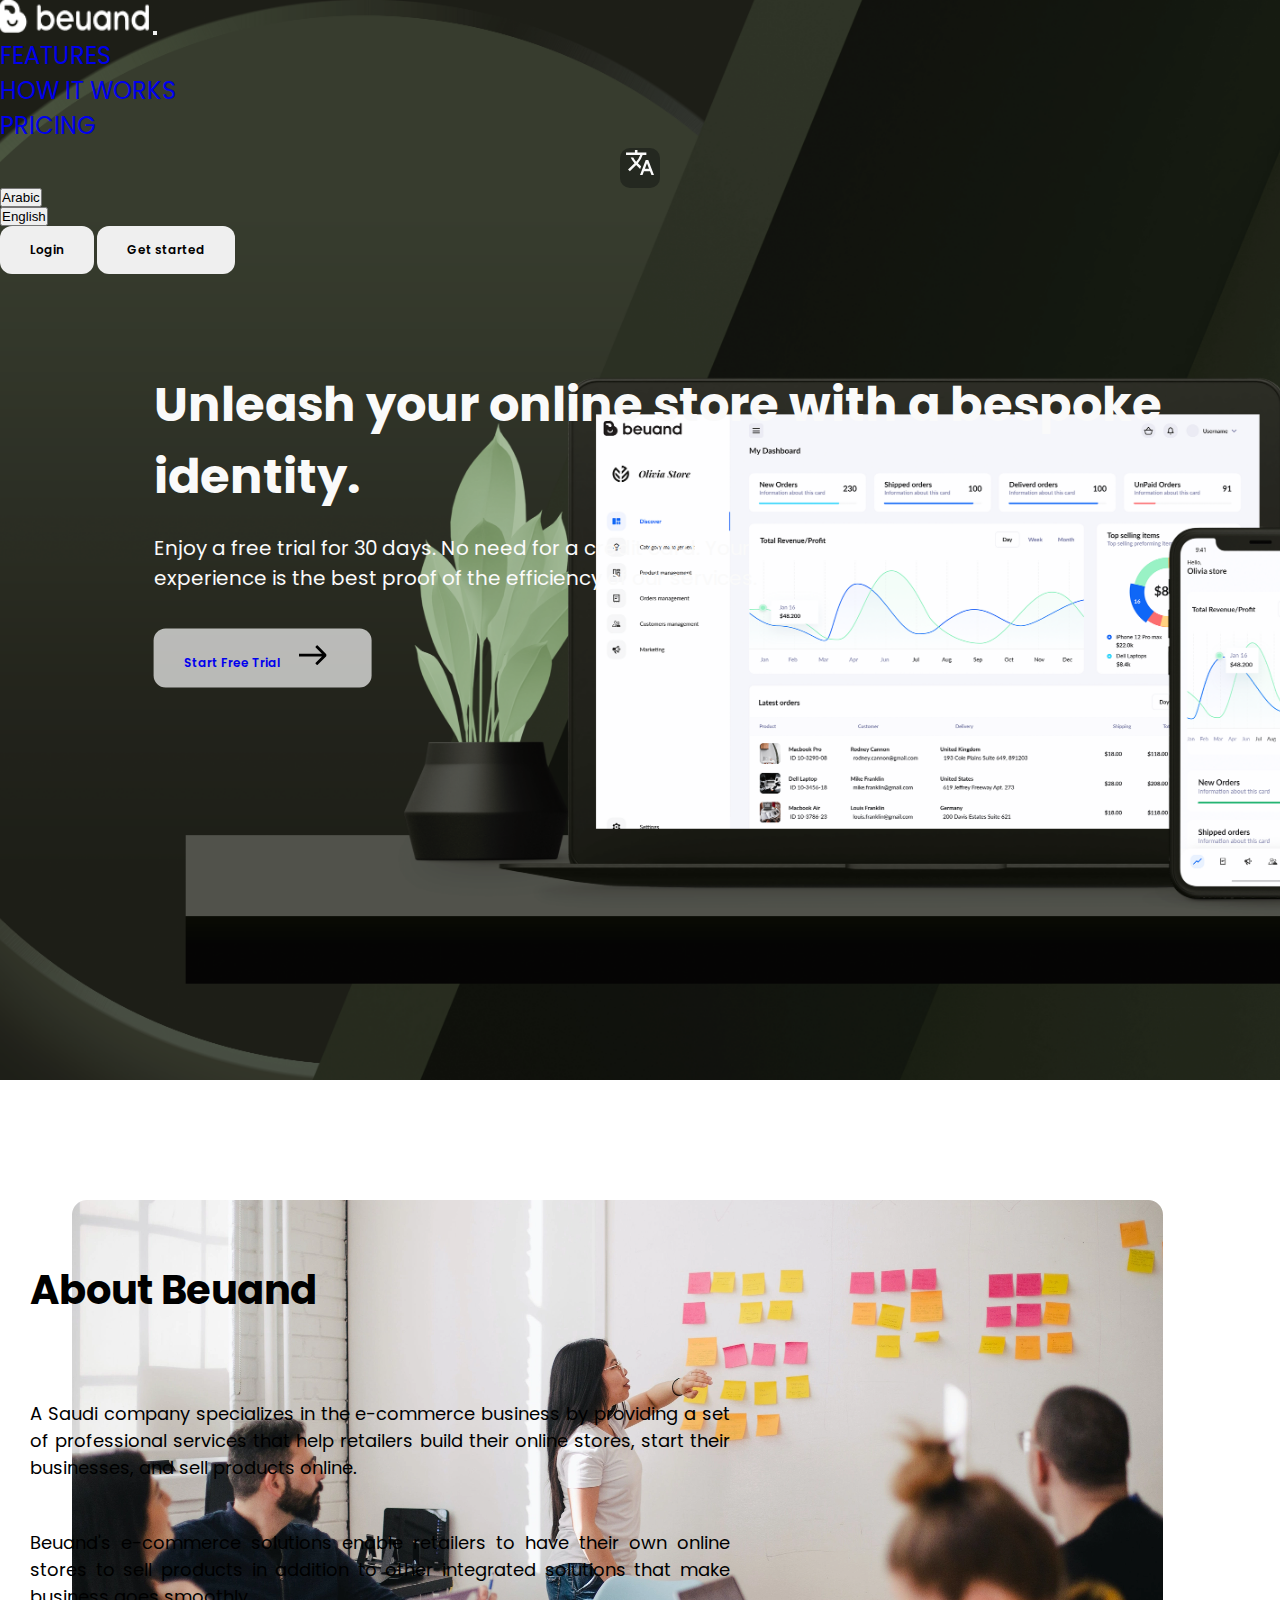
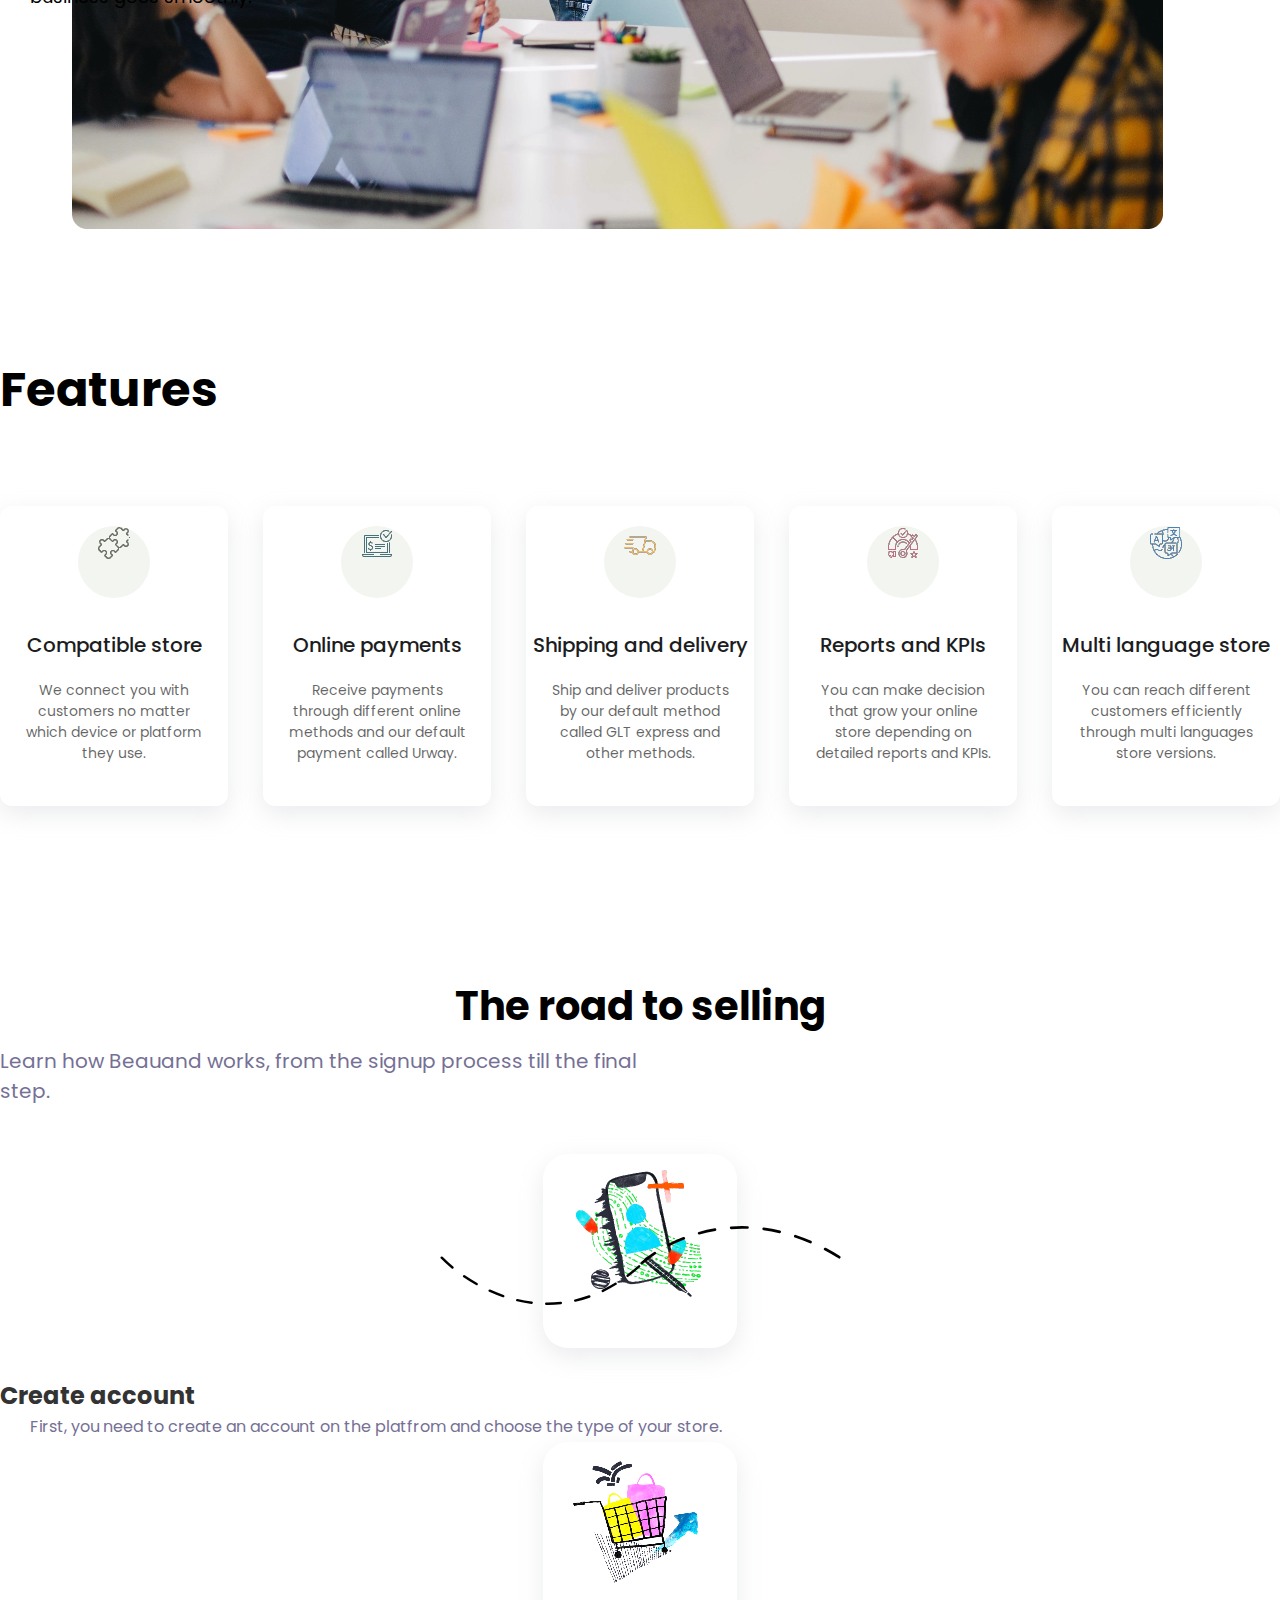
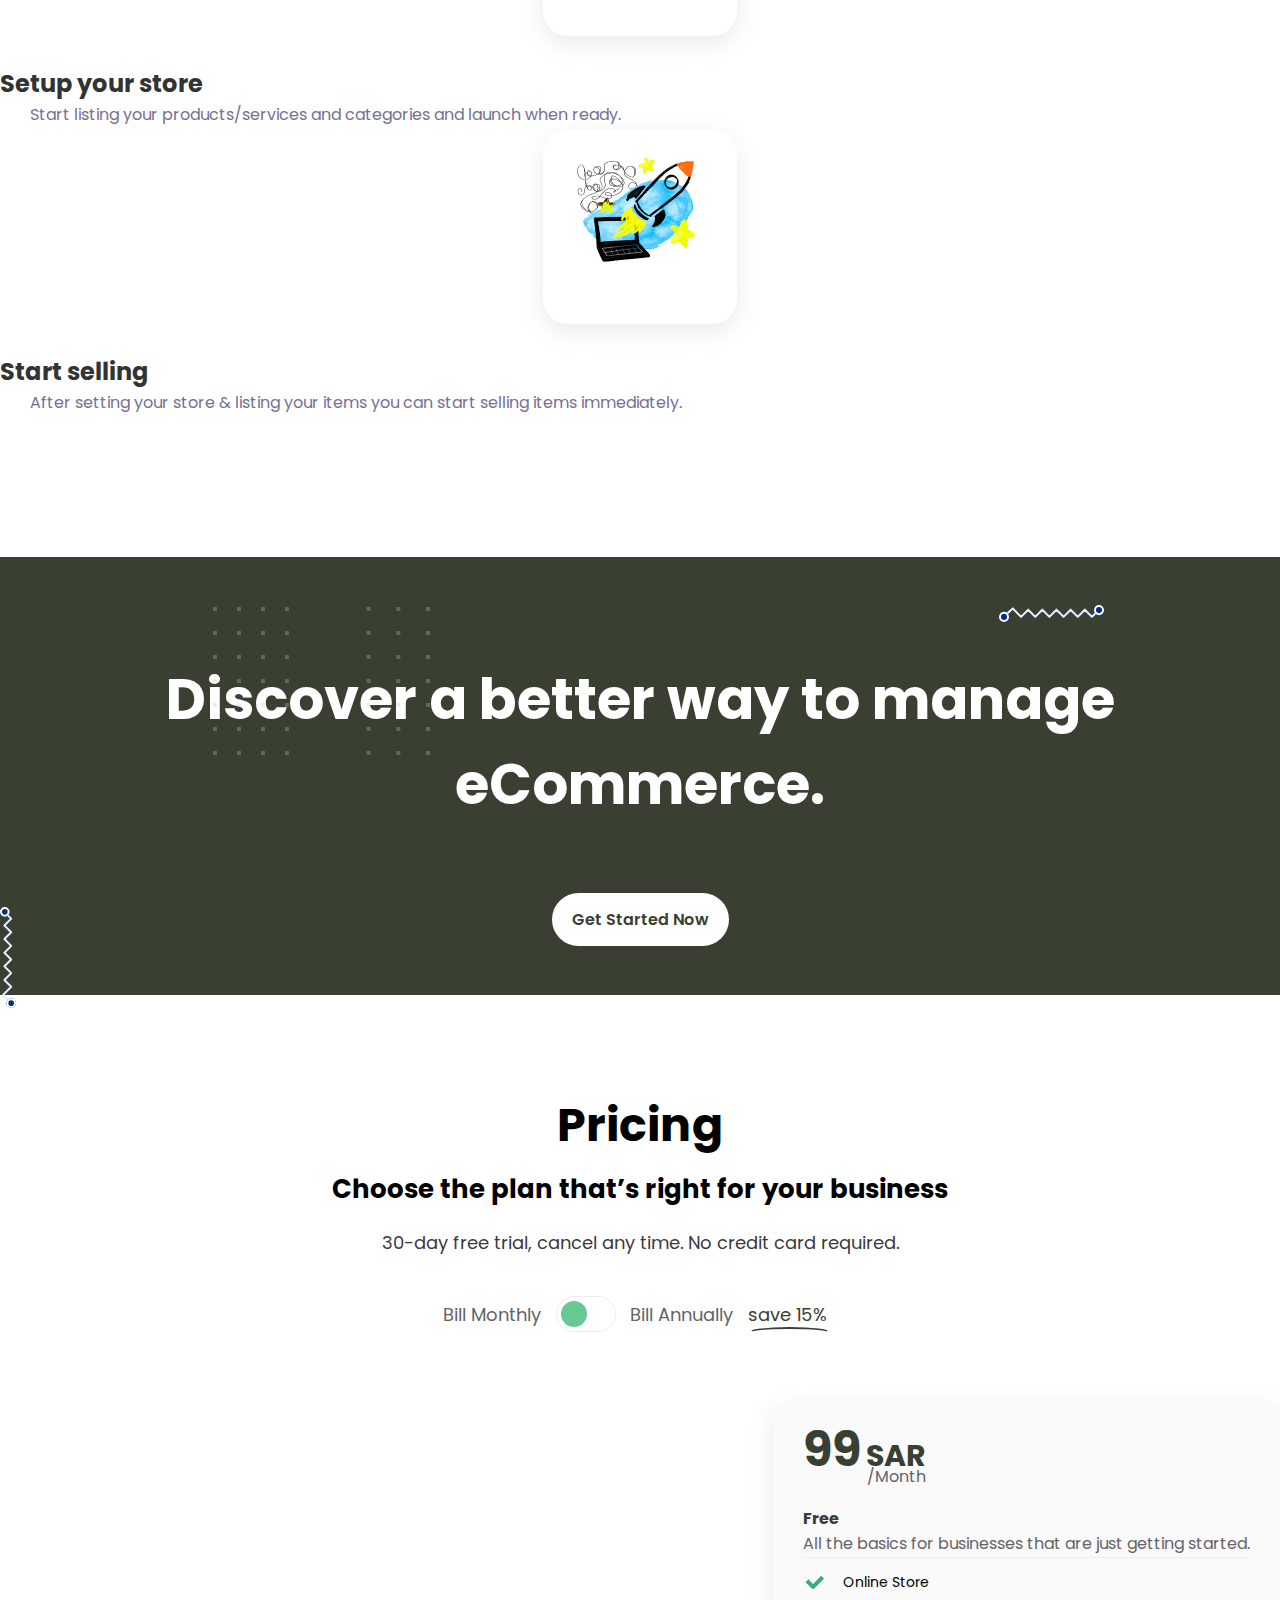
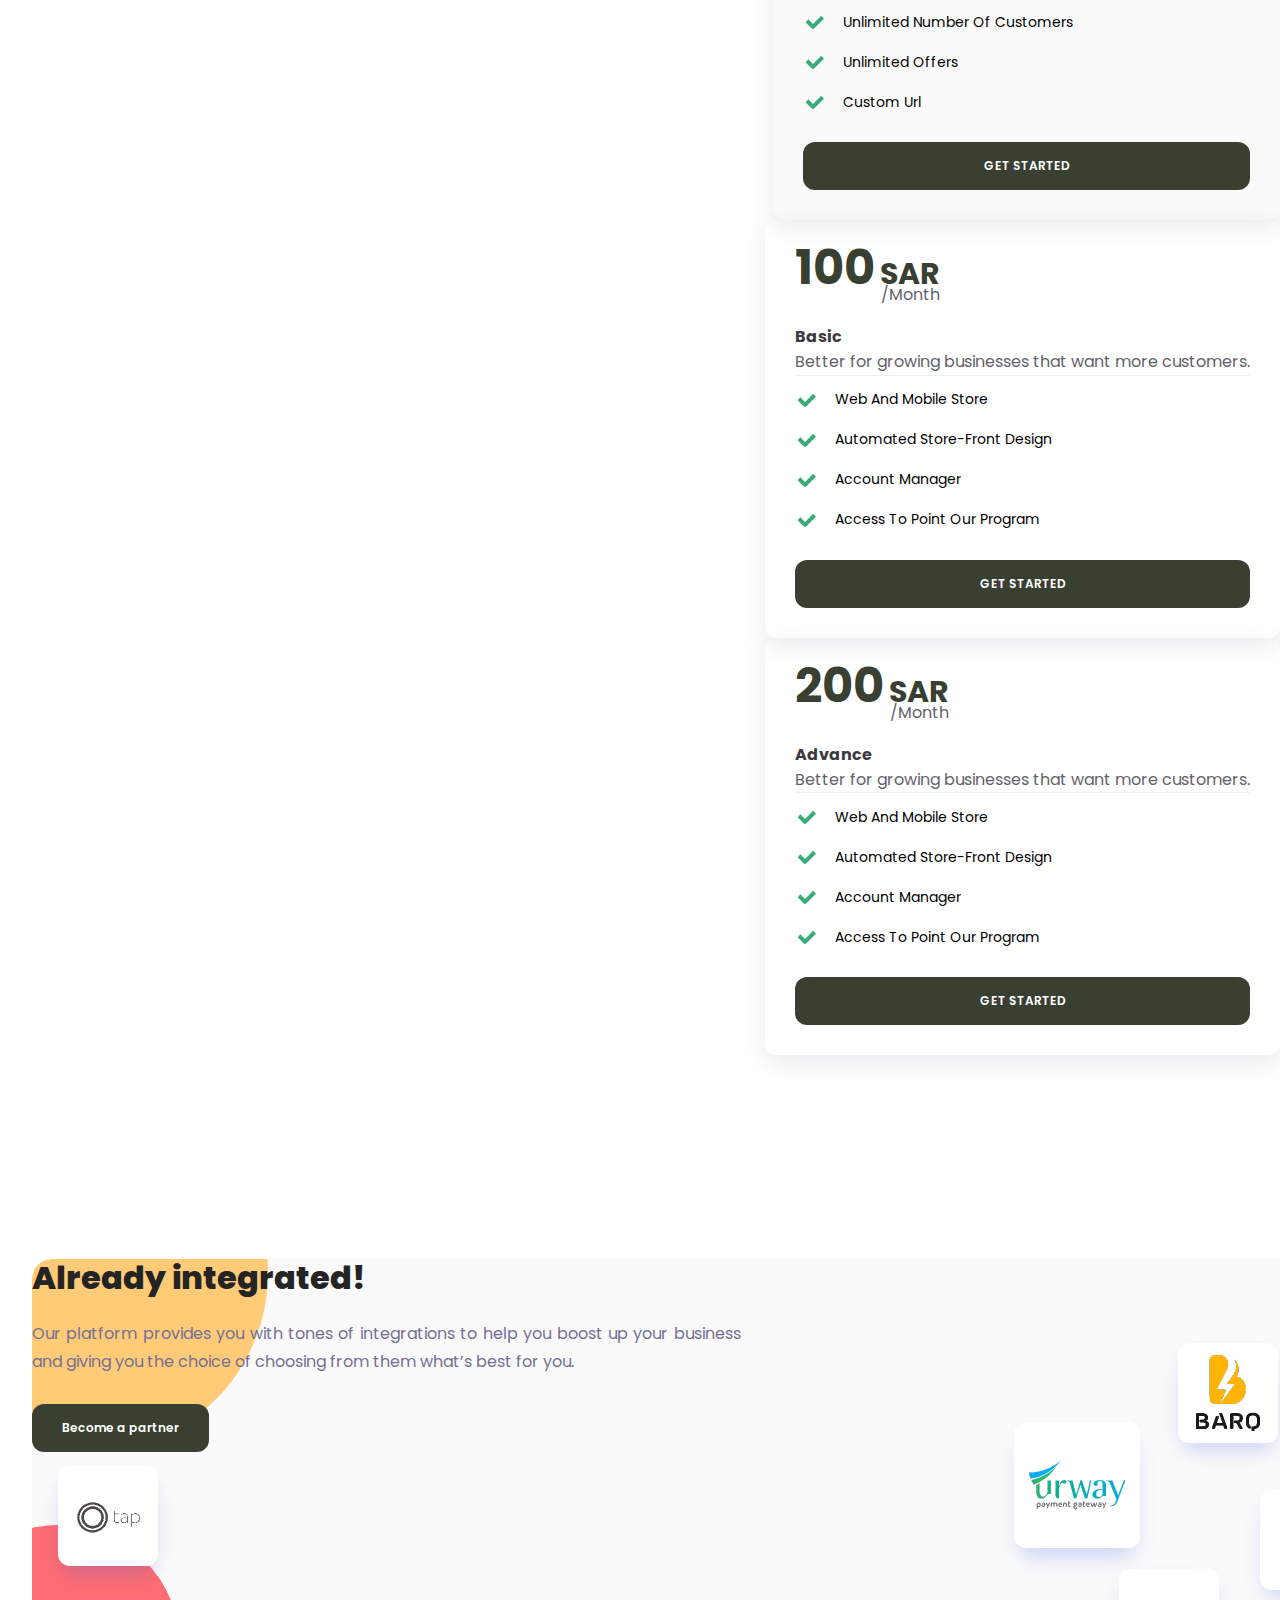
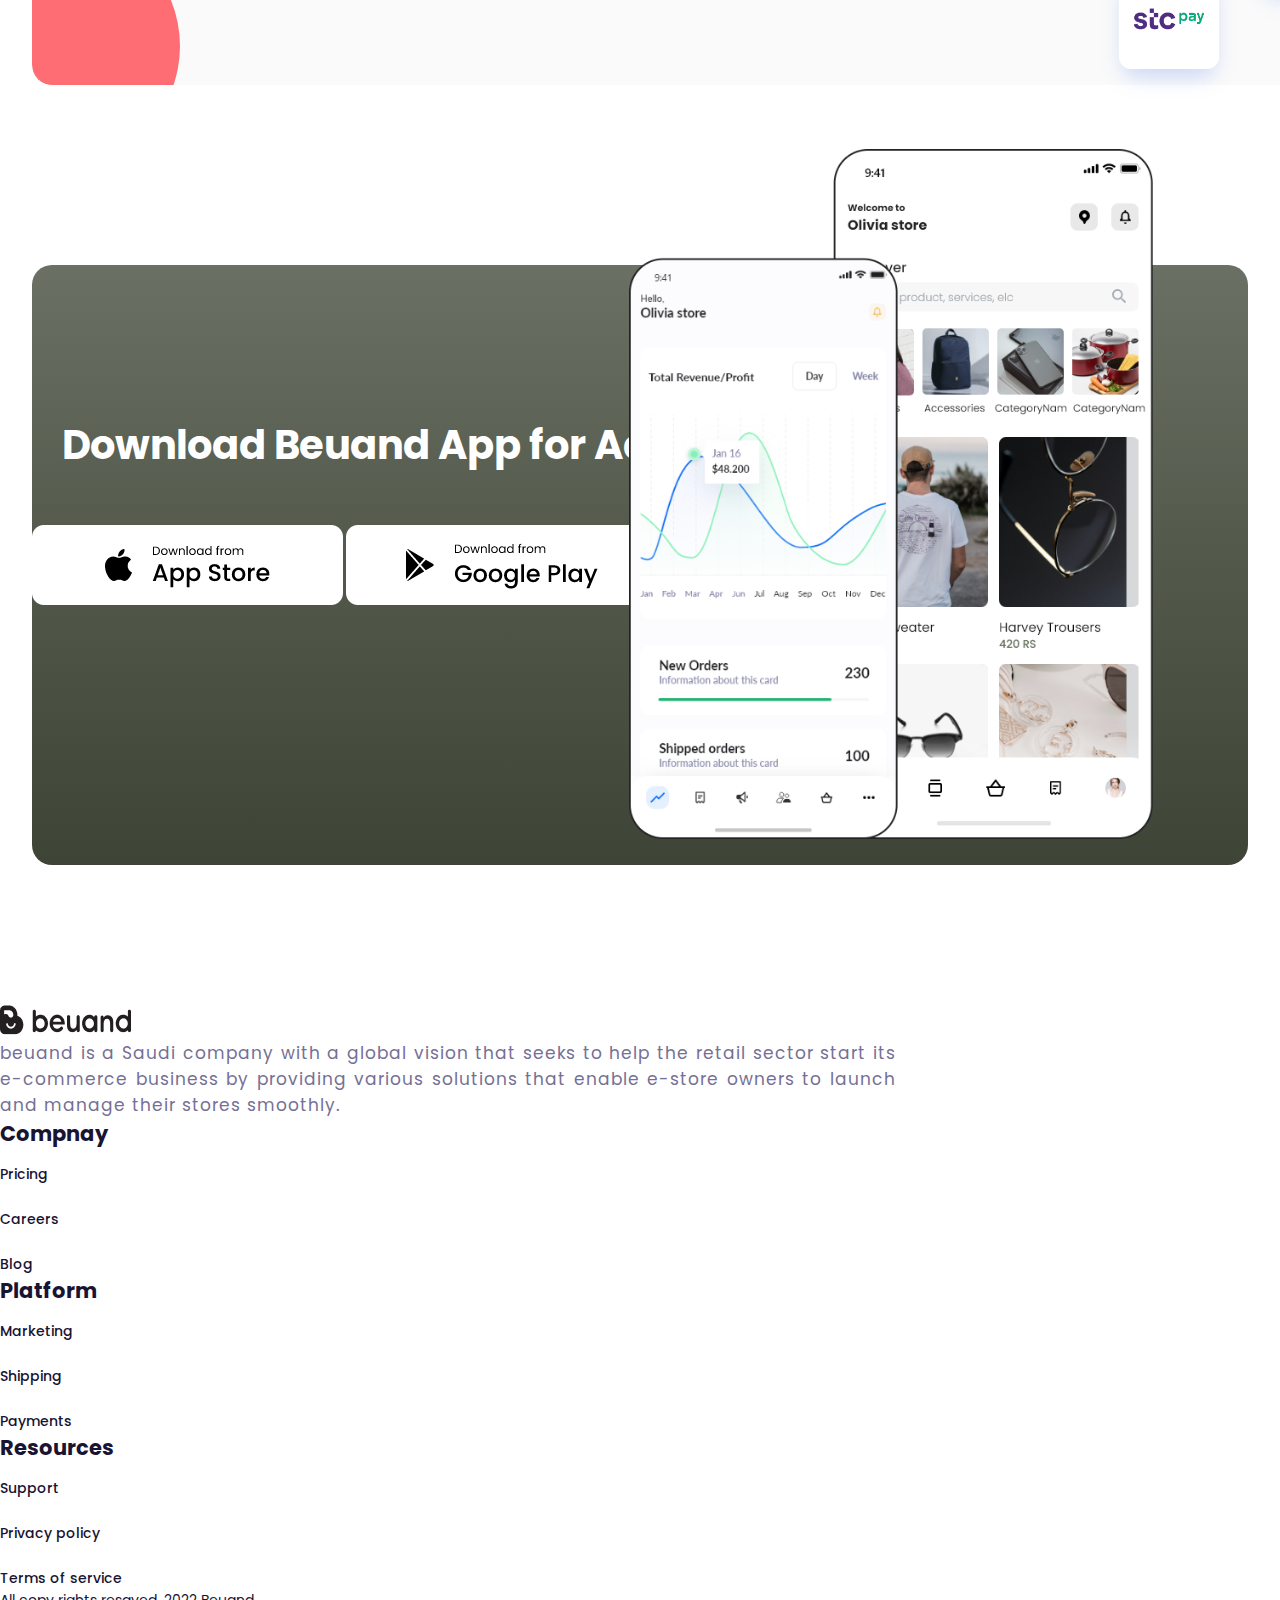
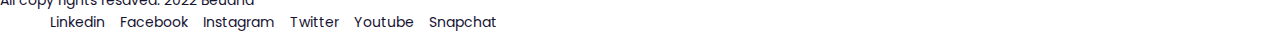
<file: index.html>
<!DOCTYPE html>
<html>

<head>
  <meta charset="UTF-8" />
  <meta http-equiv="X-UA-Compatible" content="IE=edge" />
  <meta name="viewport" content="width=device-width, initial-scale=1.0" />
  <title>Home Page</title>
  <link rel="stylesheet" href="https://cdn.jsdelivr.net/npm/bootstrap@5.1.3/dist/css/bootstrap.min.css"
    integrity="sha384-1BmE4kWBq78iYhFldvKuhfTAU6auU8tT94WrHftjDbrCEXSU1oBoqyl2QvZ6jIW3" crossorigin="anonymous">
  <link rel="stylesheet" href="styles/style.css">
  <link rel="stylesheet" href="styles/general.css">
  <link rel="stylesheet" href="https://cdnjs.cloudflare.com/ajax/libs/animate.css/4.1.1/animate.min.css" />
</head>

<body>

  <!-- nav-section -->
  <header class="main-bg">
    <nav class="navbar navbar-expand-lg navbar-light">
      <div class="container mt-3">
        <a class="navbar-brand" href="#"><img src="images/Logo-White.png" class="img-logo" /></a>
        <button class="navbar-toggler" type="button" data-bs-toggle="collapse" data-bs-target="#navbarSupportedContent"
          aria-controls="navbarSupportedContent" aria-expanded="false" aria-label="Toggle navigation">
          <span class="navbar-toggler-icon"></span>
        </button>
        <div class="collapse navbar-collapse" id="navbarSupportedContent">
          <ul class="navbar-nav me-auto mb-2 mb-lg-0">
            <li class="nav-item">
              <a class="nav-link text-light nav-text" href="#features-section">FEATURES</a>
            </li>
            <li class="nav-item">
              <a class="nav-link text-light nav-text" href="#how-it-work">HOW IT WORKS</a>
            </li>
            <li class="nav-item">
              <a class="nav-link text-light nav-text" href="./pricing.html">PRICING</a>
            </li>
          </ul>
          <form class="d-flex align-items-end">
            <div class="dropdown">
              <div class="translate-bg" type="button" data-bs-toggle="dropdown" aria-expanded="false">
                <img src="images/translate.svg">
              </div>
              <ul class="dropdown-menu">
                <li><button class="dropdown-item dropdown-content"><a href="./index-rtl.html">Arabic</a></button></li>
                <li><button class="dropdown-item dropdown-content"><a href="./index.html">English</a></button></li>
              </ul>
            </div>
            <button class="get-started btn text-light rounded-0" type="button">
              Login
            </button>
            <button class="get-started btn btn-light text-dark rounded-0" type="button">
              Get started
            </button>
          </form>
        </div>
      </div>
    </nav>
    <div class="row">
      <div class="col">
        <div class="card-body text-white main-content">
          <h5 class="card-title main-content-title">Unleash your online store with a bespoke identity.</h5>
          <p class="card-text main-content-text">
            Enjoy a free trial for 30 days. No need for a credit card. Your experience is the best proof of the
            efficiency of our services.
          </p>
          <a href="#!" class="get-started btn btn-main text-dark rounded-0 start-free-btn">Start Free Trial <img
              src="images/right-arrow.svg" class="right-arrow" /></a>
        </div>
      </div>
      <div class="col"></div>
    </div>

    </div>
  </header>
  <!-- end of navbar -->

  <!-- About section -->
  <section class="section-about">
    <div class="about-container">
      <div class="row">
        <div class="col-md-2"></div>
        <div class="col-md-10">
          <img src="images/about-section.png" style="height: 629px;">
        </div>
        <div class="card about-card">
          <div class="card-body">
            <div class=" p-3">
              <h5 class="card-title about-title">About Beuand</h5>
              <p class="card-text about-text">A Saudi company specializes in the e-commerce business by providing a set
                of professional services that help retailers build their online stores, start their businesses, and sell
                products online.</p>
              <p class="card-text about-text">Beuand's e-commerce solutions enable retailers to have their own online
                stores to sell products in addition to other integrated solutions that make business goes smoothly.</p>
            </div>
          </div>
        </div>
      </div>
    </div>
  </section>
  <!-- end of About section -->
  <!-- Features section -->
  <section id="features-section" class="feature-section">
    <div class="container">
      <h2 class="feature-header">Features</h2>
    </div>
    <div class="container">
      <div class="feature">
        <div class="feature-card">
          <div class="feature-bg">
            <img class="how-it-icon" src="images/puzzle.png" />
          </div>
          <div class="feature-content">
            <h4 class="title">Compatible store</h4>
            <p>We connect you with customers no matter which device or platform they use.</p>

          </div>
        </div>
        <div class="feature-card">
          <div class="feature-bg">
            <img class="how-it-icon" src="images/security.png" />
          </div>
          <div class="feature-content">
            <h4 class="title">Online payments</h4>
            <p>Receive payments through different online methods and our default payment called Urway.</p>

          </div>
        </div>
        <div class="feature-card">
          <div class="feature-bg">
            <img class="how-it-icon" src="images/fast.png" />
          </div>
          <div class="feature-content">
            <h4 class="title">Shipping and delivery</h4>
            <p>Ship and deliver products by our default method called GLT express and other methods.</p>
          </div>
        </div>
        <div class="feature-card">
          <div class="feature-bg">
            <img class="how-it-icon" src="images/key-performance-indicator.png" />
          </div>
          <div class="feature-content">
            <h4 class="title">Reports and KPIs</h4>
            <p>You can make decision that grow your online store depending on detailed reports and KPIs.</p>

          </div>
        </div>

        <div class="feature-card">
          <div class="feature-bg">
            <img class="how-it-icon" src="images/languages.png" />
          </div>
          <div class="feature-content">
            <h4 class="title">Multi language store</h4>
            <p>You can reach different customers efficiently through multi languages store versions.</p>

          </div>
        </div>

      </div>
    </div>
    </div>
  </section>

  <!--how it works section-->
  <section id="how-it-work" class="how-itworks">
    <div class="container">
      <p class="sub-heading text-center">The road to selling</p>
      <p class="paragraph text-center margin-bottom">
        Learn how Beauand works, from the signup process till the final <br/> step.
      </p>
    </div>
    <div class="container">
      <div class="row">
        <div class="col-md-4">
          <div class="card-bg text-center">
            <img class="how-it-icon" src="images/create_acoount_icon.png" />
          </div>
          <div class="text-center">
            <p class="title">Create account</p>
            <p class="sub-title">
              First, you need to create an account on the platfrom and choose the type of your store.
            </p>
          </div>
          <img src="images/pattern_one.svg" class="pattern-one" alt="" />
        </div>
        <div class="col-md-4">
          <div class="card-bg text-center">
            <img class="how-it-icon" src="images/shopping_store_icon.png" />
          </div>
          <div class="text-center">
            <p class="title">Setup your store</p>
            <p class="sub-title">
              Start listing your products/services and categories and launch when ready.
            </p>
          </div>
          <img src="images/pattern_two.svg" class="pattern-two" alt="" />
        </div>
        <div class="col-md-4">
          <div class="card-bg text-center">
            <img class="how-it-icon" src="images/start_selling_icon.png" />
          </div>
          <div class="text-center">
            <p class="title">Start selling</p>
            <p class="sub-title">
              After setting your store & listing your items you can start selling items immediately.
            </p>
          </div>
        </div>
      </div>
    </div>
    </div>
  </section>


  <!--discover section-->
  <section class="section-discover">
    <div class="container">
      <img src="images/discover_pattern.svg" class="discover-pattern" alt="" />
      <div class="row">
        <div class="col">
          <h2 class="discover-title">
            Discover a better way to manage eCommerce.
          </h2>
          <img src="images/left_pattern.svg" class="left-pattern" alt="" />
          <img src="images/right_pattern.svg" class="right-pattern" alt="" />
          <div class="discover-btn">
            <a href="#" class="main-nav-link nav-discover">Get Started Now</a>
          </div>
        </div>
      </div>
    </div>
  </section>
  <!--pricing section-->
  <section class="section-pricing">
    <div class="container">
      <p class="pricing-title text-center">Pricing</p>
      <h2 class="pricing-heading">
        Choose the plan that’s right for your business
      </h2>
      <p class="pricing-description">
        30-day free trial, cancel any time. No credit card required.
      </p>
      <div class="pricing-bell">
        <p>Bill Monthly</p>
        <label class="switch">
          <input type="checkbox" id="checbox" onclick="check()" ; />
          <span class="slider round"></span>
        </label>
        <p>Bill Annually</p>
        <p class="underlined">save 15%</p>
      </div>
    </div>

    <div class="container margin-bottom-md margin-top">
      <div class="row gx-5">
        <div class="col-md-4 p-5">
          <div class="pricing-plan pricing-plan--starter bg-essensial">
            <header class="plan-header">
              <h2 class="text2 plan-price">99</h2>
              <h2 class="text1 plan-price">990</h2>

              <div class="plan-content">
                <p class="plan-price"><span>SAR</span></p>
                <p class="plan-text-month">/Month</p>
              </div>
            </header>

            <header class="plan">
              <p class="plan-name">Free</p>
              <p class="plan-text">
                All the basics for businesses that are just getting started.
              </p>
            </header>
            <ul class="list">
              <li class="list-item">
                <img src="images/right_icon.svg" alt="" />
                <span>Online Store</span>
              </li>
              <li class="list-item">
                <img src="images/right_icon.svg" alt="" />
                <span>Unlimited Number Of Customers</span>
              </li>
              <li class="list-item">
                <img src="images/right_icon.svg" alt="" />
                <span>Unlimited Offers</span>
              </li>
              <li class="list-item">
                <img src="images/right_icon.svg" alt="" />
                <span>Custom Url</span>
              </li>
            </ul>
            <div class="plan-sing-up">
              <a href="#" class="btn btn--full-width pl">GET STARTED</a>
            </div>
          </div>
        </div>
        <div class="col-md-4 p-5">
          <div class="pricing-plan pricing-plan--starter">
            <header class="plan-header">
              <h2 class="text2 plan-price">100</h2>
              <h2 class="text1 plan-price">119.99</h2>

              <div class="plan-content">
                <p class="plan-price"><span>SAR</span></p>
                <p class="plan-text-month">/Month</p>
              </div>
            </header>
            <header class="plan">
              <p class="plan-name">Basic</p>
              <p class="plan-text">
                Better for growing businesses that want more customers.
              </p>
            </header>
            <ul class="list">
              <li class="list-item">
                <img src="images/right_icon.svg" alt="" />
                <span>Web And Mobile Store</span>
              </li>
              <li class="list-item">
                <img src="images/right_icon.svg" alt="" />
                <span>Automated Store-Front Design</span>
              </li>
              <li class="list-item">
                <img src="images/right_icon.svg" alt="" />
                <span>Account Manager</span>
              </li>
              <li class="list-item">
                <img src="images/right_icon.svg" alt="" />
                <span>Access To Point Our Program</span>
              </li>
            </ul>
            <div class="plan-sing-up">
              <a href="#" class="btn btn--full-width">GET STARTED</a>
            </div>
          </div>
        </div>
        <div class="col-md-4 p-5">
          <div class="pricing-plan pricing-plan--starter">
            <header class="plan-header">
              <h2 class="text2 plan-price">200</h2>
              <h2 class="text1 plan-price">119.99</h2>

              <div class="plan-content">
                <p class="plan-price"><span>SAR</span></p>
                <p class="plan-text-month">/Month</p>
              </div>
            </header>
            <header class="plan">
              <p class="plan-name">Advance</p>
              <p class="plan-text">
                Better for growing businesses that want more customers.
              </p>
            </header>
            <ul class="list">
              <li class="list-item">
                <img src="images/right_icon.svg" alt="" />
                <span>Web And Mobile Store</span>
              </li>
              <li class="list-item">
                <img src="images/right_icon.svg" alt="" />
                <span>Automated Store-Front Design</span>
              </li>
              <li class="list-item">
                <img src="images/right_icon.svg" alt="" />
                <span>Account Manager</span>
              </li>
              <li class="list-item">
                <img src="images/right_icon.svg" alt="" />
                <span>Access To Point Our Program</span>
              </li>
            </ul>
            <div class="plan-sing-up">
              <a href="#" class="btn btn--full-width">GET STARTED</a>
            </div>
          </div>
        </div>

      </div>
    </div>
  </section>
  <!--plateform section-->
  <div class="plateform-container">
    <div class="row">
      <div class="section-plateform">
        <div class="container">
          <div class="row">
            <div class="col-md-6 plateform-content">
              <h3 class="heading-plateform">
                Already integrated!
              </h3>
              <p class="integrated-description">
                Our platform provides you with tones of integrations to help you
                boost up your business and giving you the choice of choosing from
                them what’s best for you.
              </p>
              <div class="plateform-btn">
                <a class="btn btn--full" href="#">Become a partner</a>
              </div>
            </div>

            <div class="col-md-6">
              <div class="overlay"></div>
              <div class="plateform-images">
                <img src="images/tap_icon.png" class="tap-icon" alt="tap" />
                <img src="images/urway_icon.png" class="urway-icon" alt="urway" />
                <img src="images/stc_icon.png" class="stc-icon" alt="stc" />
                <img src="images/barq.png" class="barq-icon" alt="baraq" />
                <img src="images/spl_icon.png" class="spl-icon" alt="spl" />
                <img src="images/aramex_icon.png" class="aramex-icon" alt="aramex" />
                <img src="images/glt_icon.png" class="glt-icon" alt="glt" />
                <img src="images/express_icon.png" class="express-icon" alt="express" />
                <img src="images/storage_icon.png" class="storage-icon" alt="storage station" />
                <img src="images/box_icon.png" class="box-icon" alt="kick box" />
              </div>

            </div>
          </div>
        </div>
      </div>
    </div>
  </div>
  <!-- download section -->
  <section class="plateform-container mt-5">
    <div class="download-section">
      <div class="row">
        <div class="discover-content col-md-6">
          <div class="download-title mb-5">
            Download Beuand App for Admin and customer
          </div>
          <div class="d-flex justify-content-around p-5 download-image">
            <img src="images/app-store.png" alt="">
            <img src="images/google-store.png" alt="">
          </div>
        </div>
      </div>
      <div class="download-bg">
        <img src="images/download-section.png" style="width: 85%;" alt="">
      </div>
    </div>

  </section>
  <!--Footer Section-->
  <footer class="footer mt-5">
    <div class="container">
      <div class="row">
        <div class="col-md-7">
          <div class="mb-4">
            <div class="mb-4">
              <a href="#" class="footer-logo">
                <img class="logo" alt="Manafeth logo" src="images/Logo.png" />
              </a>
            </div>
            <p class="footer-text">
              beuand is a Saudi company with a global vision that seeks to help the retail sector start its e-commerce
              business by providing various solutions that enable e-store owners to launch and manage their stores
              smoothly.
            </p>
          </div>
        </div>
        <div class="col-md-5">
          <div class="row">
            <div class="col-md-4">
              <p class="footer-heading">Compnay</p>
              <ul class="footer-nav">
                <li><a class="footer-link" href="#">Pricing</a></li>
                <li><a class="footer-link" href="#">Careers</a></li>
                <li><a class="footer-link" href="#">Blog</a></li>
              </ul>
            </div>
            <div class="col-md-4">
              <p class="footer-heading">Platform</p>
              <ul class="footer-nav">
                <li><a class="footer-link" href="#">Marketing</a></li>
                <li><a class="footer-link" href="#">Shipping</a></li>
                <li><a class="footer-link" href="#">Payments</a></li>
              </ul>
            </div>
            <div class="col-md-4">
              <p class="footer-heading">Resources</p>
              <ul class="footer-nav">
                <li><a class="footer-link" href="#">Support</a></li>
                <li><a class="footer-link" href="#">Privacy policy</a></li>
                <li><a class="footer-link" href="#">Terms of service</a></li>
              </ul>
            </div>
          </div>
        </div>
      </div>
      <div class="d-flex justify-content-between mt-5 footer-copyright">
        <p class="copyright">All copy rights resaved. 2022 Beuand</p>
        <ul class="social-links d-flex">
          <li>
            <a class="footer-link" href="#">Linkedin</a>
          </li>
          <li>
            <a class="footer-link" href="#">Facebook</a>
          </li>
          <li>
            <a class="footer-link" href="#">Instagram</a>
          </li>
          <li>
            <a class="footer-link" href="#">Twitter</a>
          </li>
          <li>
            <a class="footer-link" href="#">Youtube</a>
          </li>
          <li>
            <a class="footer-link" href="#">Snapchat</a>
          </li>
        </ul>
      </div>
    </div>
  </footer>


  <script src="./main.js"></script>
  <script src="https://cdn.jsdelivr.net/npm/bootstrap@5.1.3/dist/js/bootstrap.bundle.min.js"
    integrity="sha384-ka7Sk0Gln4gmtz2MlQnikT1wXgYsOg+OMhuP+IlRH9sENBO0LRn5q+8nbTov4+1p"
    crossorigin="anonymous"></script>
</body>

</html>
</file>
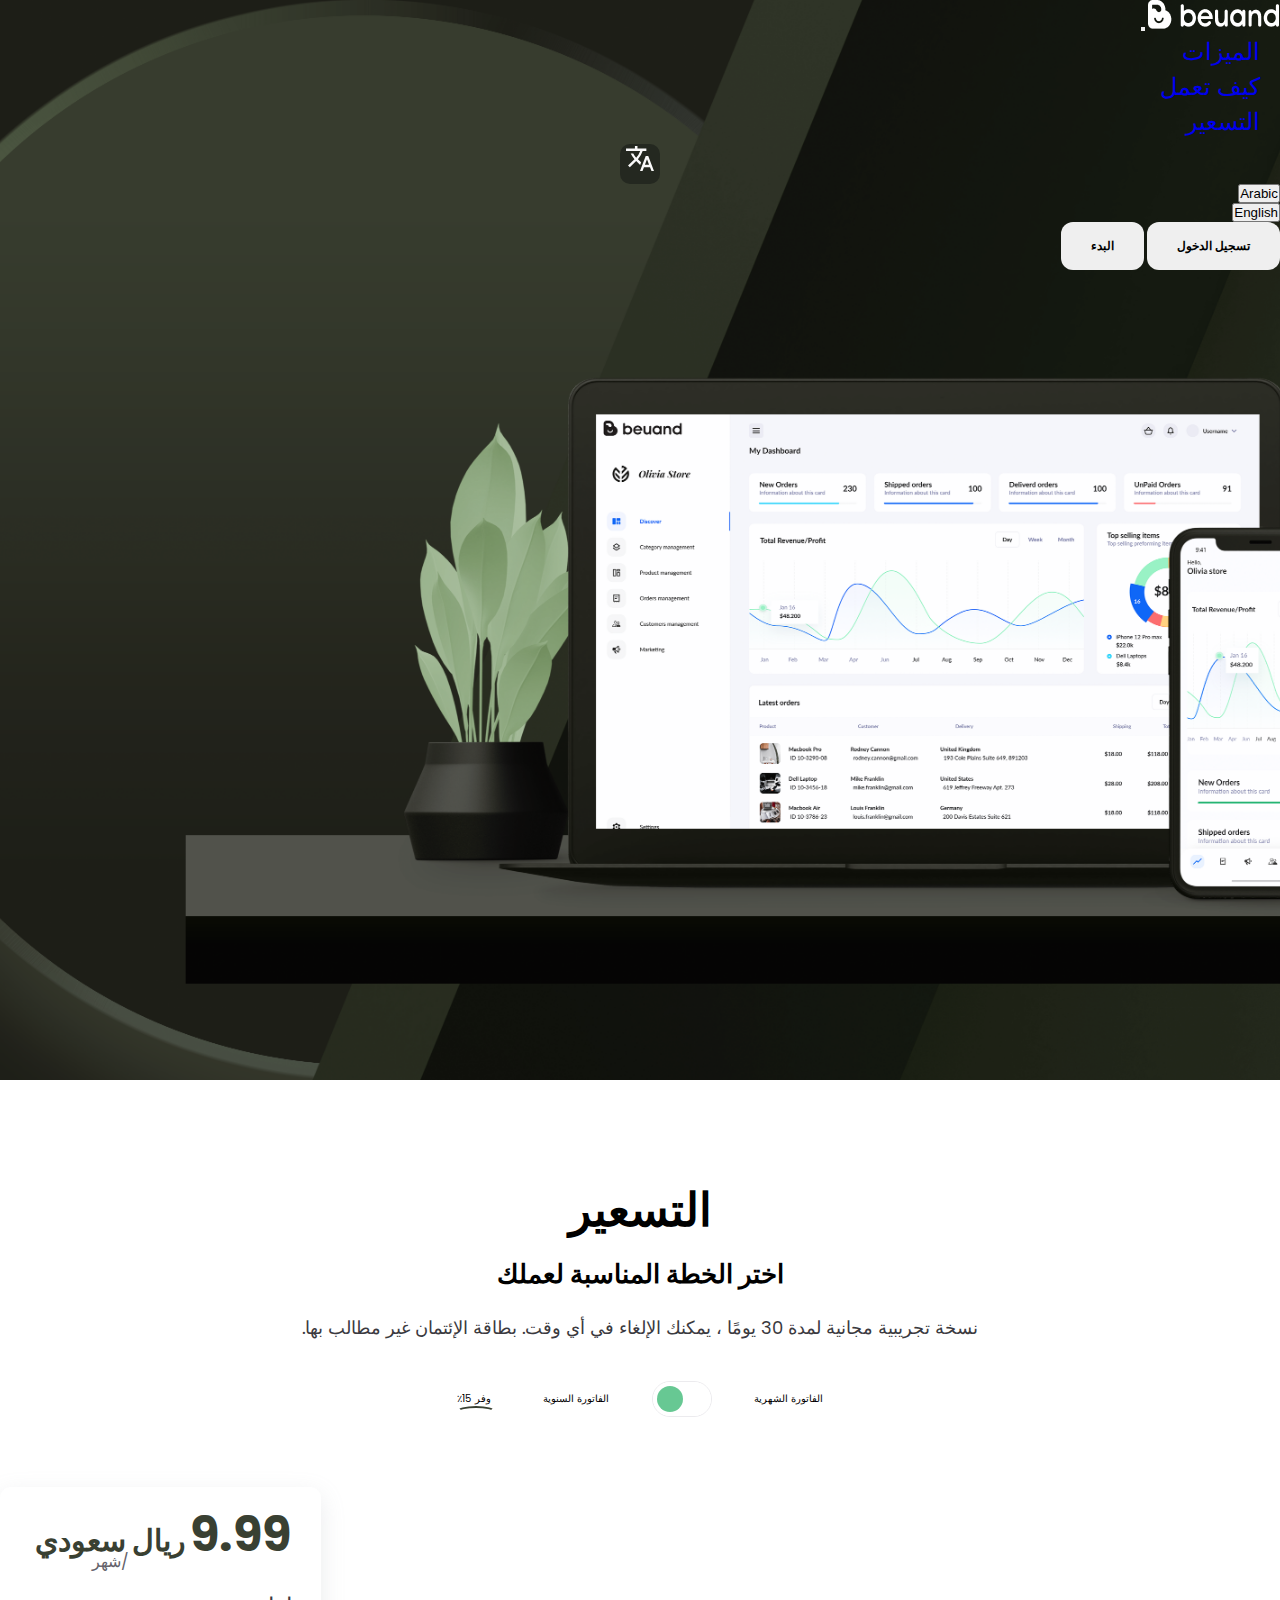
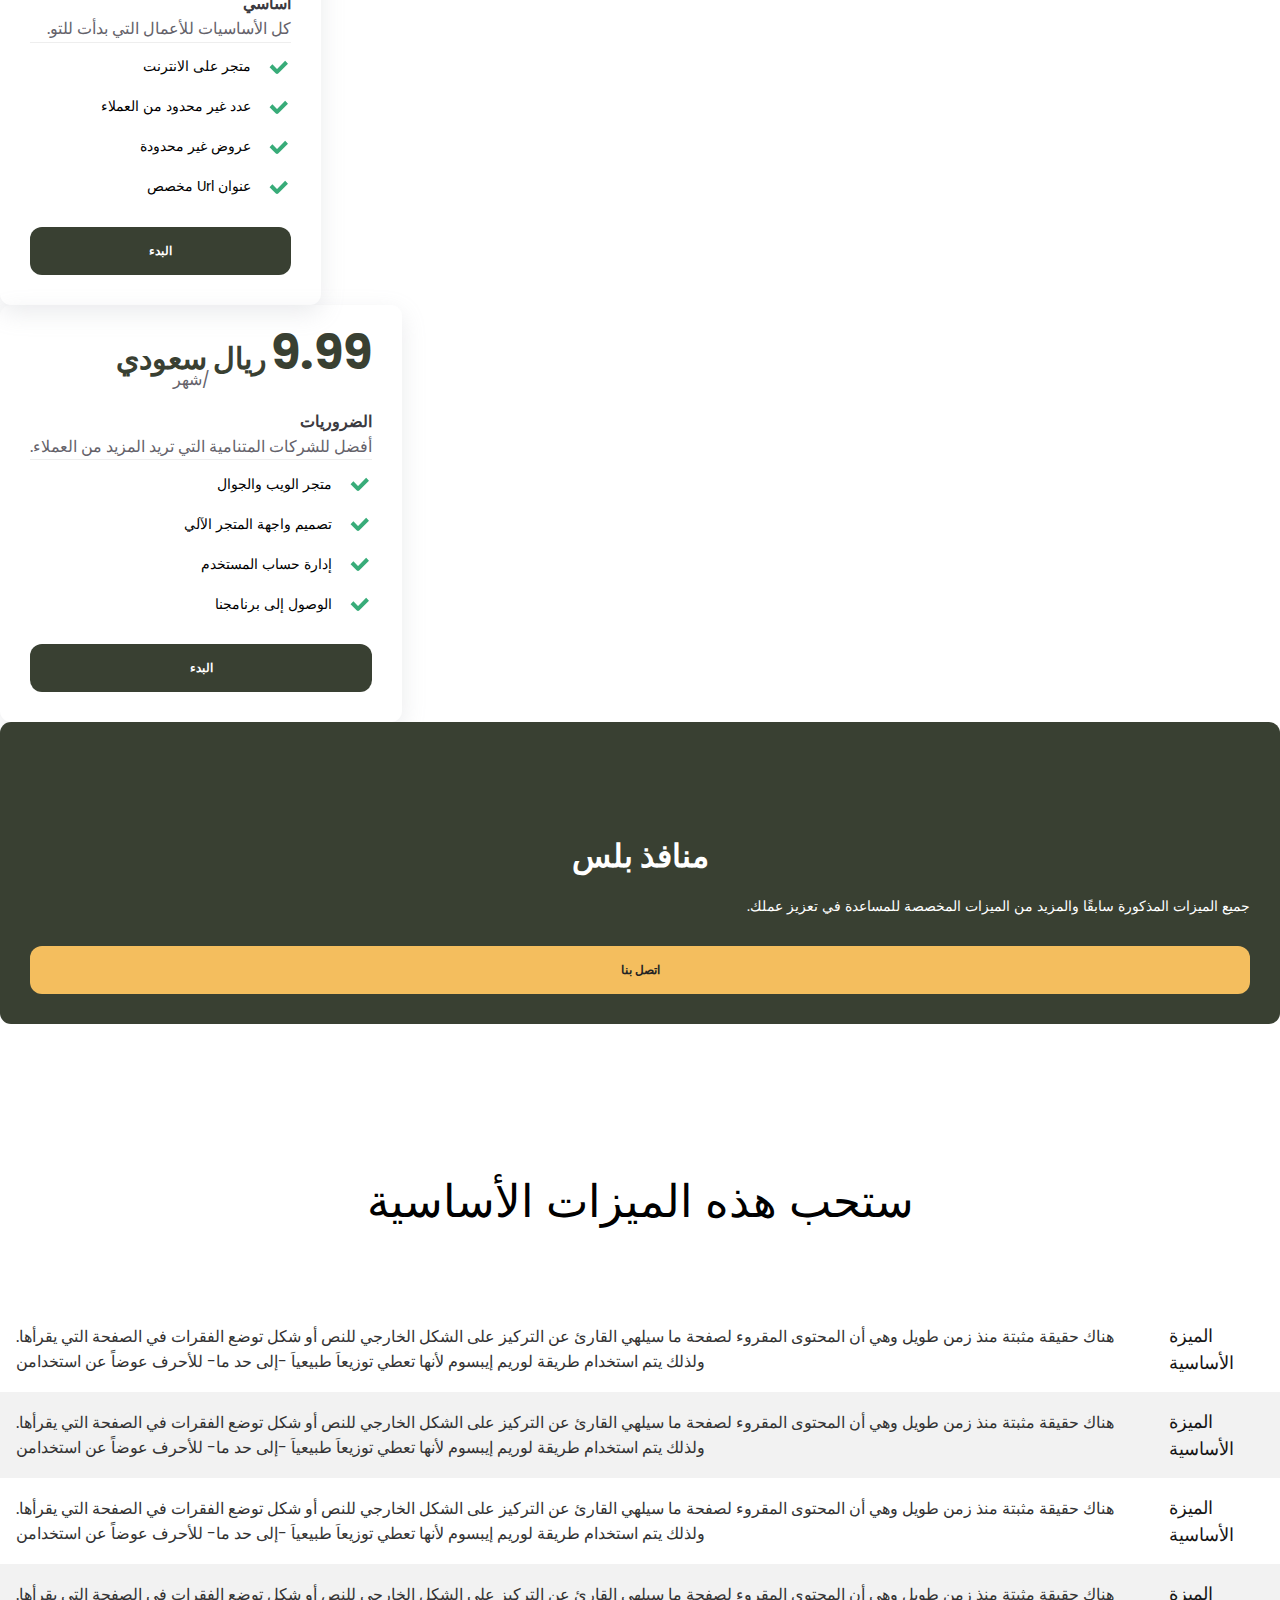
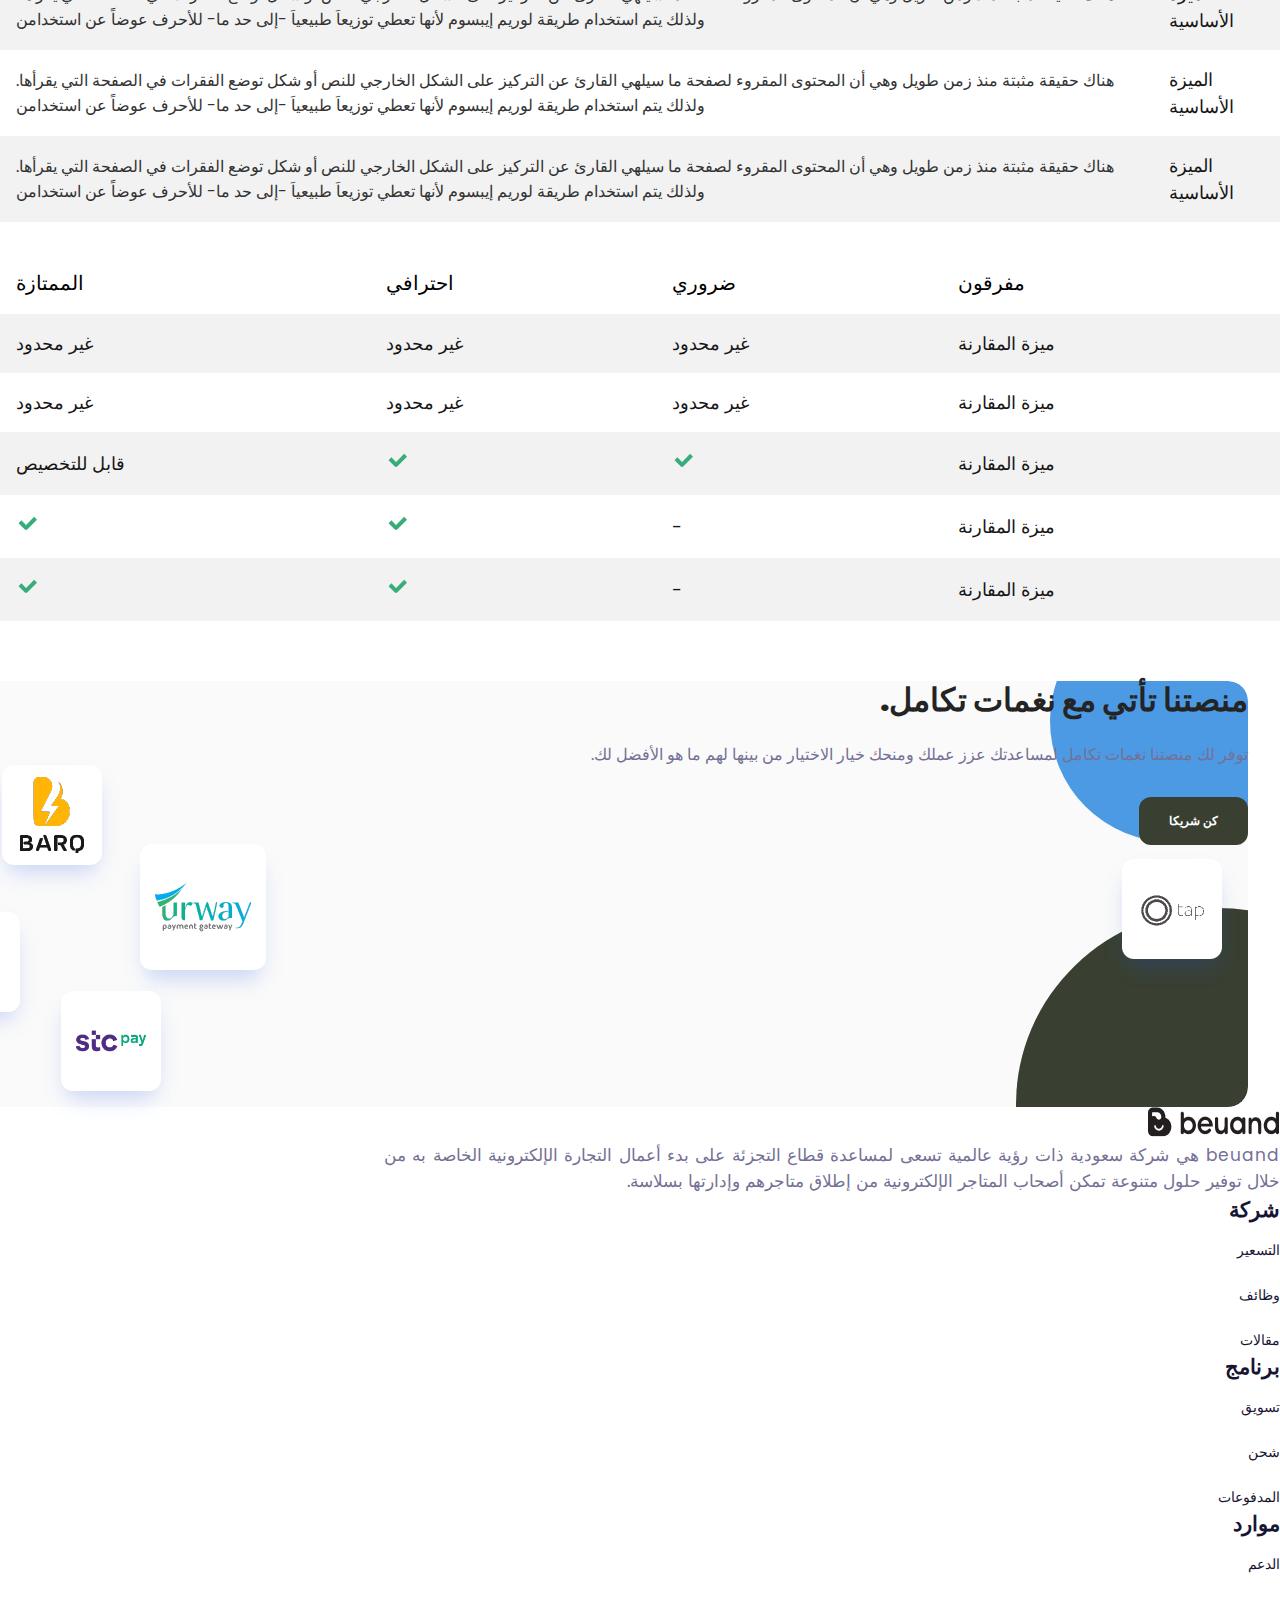
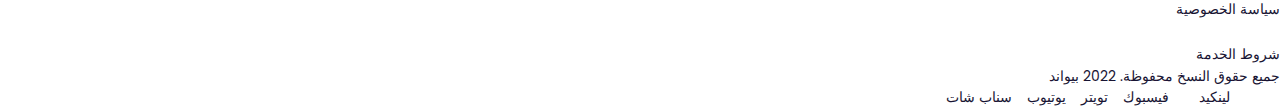
<file: pricing-rtl.html>
<!DOCTYPE html>
<html>

<head>
  <meta charset="UTF-8" />
  <meta http-equiv="X-UA-Compatible" content="IE=edge" />
  <meta name="viewport" content="width=device-width, initial-scale=1.0" />
  <title>Home Page</title>
  <link rel="stylesheet" href="https://cdn.jsdelivr.net/npm/bootstrap@5.1.3/dist/css/bootstrap.min.css"
    integrity="sha384-1BmE4kWBq78iYhFldvKuhfTAU6auU8tT94WrHftjDbrCEXSU1oBoqyl2QvZ6jIW3" crossorigin="anonymous">
  <link rel="stylesheet" href="styles/style.css">
  <link rel="stylesheet" href="styles/style-rtl.css">
  <link rel="stylesheet" href="styles/general.css">
  <link
  rel="stylesheet"
  href="https://cdnjs.cloudflare.com/ajax/libs/animate.css/4.1.1/animate.min.css"
  />
  <link rel="preconnect" href="https://fonts.googleapis.com">
<link rel="preconnect" href="https://fonts.gstatic.com" crossorigin>
<link href="https://fonts.googleapis.com/css2?family=Josefin+Sans:wght@300;400;500;600;700&family=Lora:wght@500&family=Neucha&family=Poppins:wght@300;400;800;900&display=swap" rel="stylesheet">
</head>

<body dir="rtl">

<!-- nav-section -->
<header class="main-bg">
  <nav class="navbar navbar-expand-lg navbar-light">
    <div class="container mt-3">
      <a class="navbar-brand" href="./index-rtl.html"> <img src="images/Logo-White.png" /></a>
      <button class="navbar-toggler" type="button" data-bs-toggle="collapse" data-bs-target="#navbarSupportedContent" aria-controls="navbarSupportedContent" aria-expanded="false" aria-label="Toggle navigation">
        <span class="navbar-toggler-icon"></span>
      </button>
      <div class="collapse navbar-collapse" id="navbarSupportedContent">
        <ul class="navbar-nav me-auto mb-2 mb-lg-0">
          <li class="nav-item">
            <a class="nav-link text-light nav-text" href="#features-section">الميزات</a>
          </li>
          <li class="nav-item">
            <a class="nav-link text-light nav-text" href="#how-it-work">كيف تعمل</a>
          </li>
          <li class="nav-item">
            <a class="nav-link text-light nav-text" href="./pricing.html">التسعير</a>
          </li>
        </ul>
        <form class="d-flex align-items-end">
          <div class="dropdown">
            <div class=" translate-bg" type="button" data-bs-toggle="dropdown" aria-expanded="false">
              <img src="images/translate.svg">
            </div>
            <ul class="dropdown-menu">
              <li><button class="dropdown-item dropdown-content"><a href="./pricing-rtl.html">Arabic</a></button></li>
              <li><button class="dropdown-item dropdown-content"><a href="./pricing.html">English</a></button></li>
            </ul>
          </div>
          <button class="get-started btn text-light rounded-0" type="button">
            تسجيل الدخول
          </button>
          <button class="get-started btn btn-light text-dark rounded-0" type="button">
            البدء
          </button>
        </form>
      </div>
    </div>
  </nav>
<div class="row">
  <div class="col">
    <div class="card-body text-white main-content-rtl">
      <h5 class="card-title main-content-title">أطلق العنان لمتجرك عبر الإنترنت بهوية مخصصة.</h5>
      <p class="card-text main-content-text">
        استمتع بتجربة مجانية لمدة 30 يومًا. لا حاجة لبطاقة ائتمان. تجربتك خير دليل على كفاءة خدماتنا.
      </p>
      <a href="#!" class="get-started btn btn-main text-dark rounded-0">ابدأ الإصدار  المجاني  	&nbsp;	&nbsp;<img src="images/left-arrow.svg">

      </a>
    </div>
  </div>
  <div class="col"></div>
</div>

</div>
</header>
<!-- end of navbar -->
     <!--pricing section-->
     <section class="section-pricing">
      <div class="container">
        <p class="pricing-title text-center">التسعير</p>
        <h2 class="pricing-heading">
          اختر الخطة المناسبة لعملك
        </h2>
        <p class="pricing-description">
          نسخة تجريبية مجانية لمدة 30 يومًا ، يمكنك الإلغاء في أي وقت. بطاقة الإئتمان غير مطالب بها.
        </p>
        <div class="pricing-bell-rtl">
          <p>الفاتورة الشهرية</p>
          <label class="switch">
            <input type="checkbox" id="checbox" onclick="check()" ; />
            <span class="slider round"></span>
          </label>
          <p>الفاتورة السنوية </p>
          <p class="underlined">وفر 15٪</p>
        </div>
      </div>

      <div class="container  margin-bottom-md margin-top">
        <div class="row">
          <div class="col-md-4">
        <div class="pricing-plan pricing-plan--starter">
          <header class="plan-header">
            <h2 class="text2 plan-price">9.99</h2>
              <h2 class="text1 plan-price">119.99</h2>

            <div class="plan-content">
              <p class="plan-price"><span>ريال سعودي</span></p>
              <p class="plan-text-month">/شهر</p>
            </div>
          </header>

          <header class="plan">
            <p class="plan-name">اساسي</p>
            <p class="plan-text">
              كل الأساسيات للأعمال التي بدأت للتو.
            </p>
          </header>
          <ul class="list">
            <li class="list-item">
              <img src="images/right_icon.svg" alt="" />
              <span>متجر على الانترنت</span>
            </li>
            <li class="list-item">
              <img src="images/right_icon.svg" alt="" />
              <span>عدد غير محدود من العملاء</span>
            </li>
            <li class="list-item">
              <img src="images/right_icon.svg" alt="" />
              <span>عروض غير محدودة</span>
            </li>
            <li class="list-item">
              <img src="images/right_icon.svg" alt="" />
              <span>عنوان Url مخصص</span>
            </li>
          </ul>
          <div class="plan-sing-up">
            <a href="#" class="btn btn--full-width plan-btn">البدء</a>
          </div>
        </div>
      </div>
      <div class="col-md-4">
        <div class="pricing-plan pricing-plan--starter">
          <header class="plan-header">
            <h2 class="text2 plan-price">9.99</h2>
            <h2 class="text1 plan-price">119.99</h2>

            <div class="plan-content">
              <p class="plan-price"><span>ريال سعودي</span></p>
              <p class="plan-text-month">/شهر</p>
            </div>
          </header>
          <header class="plan">
            <p class="plan-name">الضروريات</p>
            <p class="plan-text">
              أفضل للشركات المتنامية التي تريد المزيد من العملاء.
            </p>
          </header>
          <ul class="list">
            <li class="list-item">
              <img src="images/right_icon.svg" alt="" />
              <span>متجر الويب والجوال</span>
            </li>
            <li class="list-item">
              <img src="images/right_icon.svg" alt="" />
              <span>تصميم واجهة المتجر الآلي</span>
            </li>
            <li class="list-item">
              <img src="images/right_icon.svg" alt="" />
              <span>إدارة حساب المستخدم</span>
            </li>
            <li class="list-item">
              <img src="images/right_icon.svg" alt="" />
              <span>الوصول إلى برنامجنا</span>
            </li>
          </ul>
          <div class="plan-sing-up">
            <a href="#" class="btn btn--full-width">البدء</a>
          </div>
        </div>
      </div>
      <div class="col-md-4">
        <div class="pricing-plan pricing-plan--complete">
          <header class="plan">
            <p class="plan-name-plus">منافذ بلس</p>
            <p class="plan-text-plus">
              جميع الميزات المذكورة سابقًا والمزيد من الميزات المخصصة
              للمساعدة في تعزيز عملك.
            </p>
          </header>
          <div class="plan-sing-up">
            <a href="#" class="btn btn--full-plus">اتصل بنا</a>
          </div>
        </div>
      </div>
      </div>
    </div>
    </section>
      <!-- core section -->
      <div class="pricing-plan-header">ستحب هذه الميزات الأساسية</div>
      <div class="container">
        <!-- Core Table -->
        <table>
          <tr>
            <td class="pricing-plan-title">الميزة الأساسية</td>
            <td class="pricing-plan-desc">
              هناك حقيقة مثبتة منذ زمن طويل وهي أن المحتوى المقروء لصفحة ما سيلهي القارئ عن التركيز على الشكل الخارجي للنص أو شكل توضع الفقرات في الصفحة التي يقرأها. ولذلك يتم استخدام طريقة لوريم إيبسوم لأنها تعطي توزيعاَ طبيعياَ -إلى حد ما- للأحرف عوضاً عن استخدامن
            </td>
          </tr>
          <tr>
            <td class="pricing-plan-title">الميزة الأساسية</td>
            <td class="pricing-plan-desc">
              هناك حقيقة مثبتة منذ زمن طويل وهي أن المحتوى المقروء لصفحة ما سيلهي القارئ عن التركيز على الشكل الخارجي للنص أو شكل توضع الفقرات في الصفحة التي يقرأها. ولذلك يتم استخدام طريقة لوريم إيبسوم لأنها تعطي توزيعاَ طبيعياَ -إلى حد ما- للأحرف عوضاً عن استخدامن
            </td>
          </tr>
          <tr>
            <td class="pricing-plan-title">الميزة الأساسية</td>
            <td class="pricing-plan-desc">
              هناك حقيقة مثبتة منذ زمن طويل وهي أن المحتوى المقروء لصفحة ما سيلهي القارئ عن التركيز على الشكل الخارجي للنص أو شكل توضع الفقرات في الصفحة التي يقرأها. ولذلك يتم استخدام طريقة لوريم إيبسوم لأنها تعطي توزيعاَ طبيعياَ -إلى حد ما- للأحرف عوضاً عن استخدامن
            </td>
          </tr>
          <tr>
            <td class="pricing-plan-title">الميزة الأساسية</td>
            <td class="pricing-plan-desc">
              هناك حقيقة مثبتة منذ زمن طويل وهي أن المحتوى المقروء لصفحة ما سيلهي القارئ عن التركيز على الشكل الخارجي للنص أو شكل توضع الفقرات في الصفحة التي يقرأها. ولذلك يتم استخدام طريقة لوريم إيبسوم لأنها تعطي توزيعاَ طبيعياَ -إلى حد ما- للأحرف عوضاً عن استخدامن
            </td>
          </tr>
          <tr>
            <td class="pricing-plan-title">الميزة الأساسية</td>
            <td class="pricing-plan-desc">
              هناك حقيقة مثبتة منذ زمن طويل وهي أن المحتوى المقروء لصفحة ما سيلهي القارئ عن التركيز على الشكل الخارجي للنص أو شكل توضع الفقرات في الصفحة التي يقرأها. ولذلك يتم استخدام طريقة لوريم إيبسوم لأنها تعطي توزيعاَ طبيعياَ -إلى حد ما- للأحرف عوضاً عن استخدامن
            </td>
          </tr>
          <tr>
            <td class="pricing-plan-title">الميزة الأساسية</td>
            <td class="pricing-plan-desc">
              هناك حقيقة مثبتة منذ زمن طويل وهي أن المحتوى المقروء لصفحة ما سيلهي القارئ عن التركيز على الشكل الخارجي للنص أو شكل توضع الفقرات في الصفحة التي يقرأها. ولذلك يتم استخدام طريقة لوريم إيبسوم لأنها تعطي توزيعاَ طبيعياَ -إلى حد ما- للأحرف عوضاً عن استخدامن
            </td>
          </tr>
        </table>
        <!-- Essentail Table -->
        <table class="essentail-table">
          <tr>
            <th class="essentail-header">مفرقون</th>
            <th class="essentail-header">ضروري</th>
            <th class="essentail-header">احترافي</th>
            <th class="essentail-header">الممتازة</th>
          </tr>
          <tr>
            <td class="pricing-plan-title">ميزة المقارنة</td>
            <td class="pricing-plan-title">غير محدود</td>
            <td class="pricing-plan-title">غير محدود</td>
            <td class="pricing-plan-title">غير محدود</td>
          </tr>
          <tr>
            <td class="pricing-plan-title">ميزة المقارنة</td>
            <td class="pricing-plan-title">غير محدود</td>
            <td class="pricing-plan-title">غير محدود</td>
            <td class="pricing-plan-title">غير محدود</td>
          </tr>
          <tr>
            <td class="pricing-plan-title">ميزة المقارنة</td>
            <td class="pricing-plan-title">
              <img src="images/right_icon.svg" alt="" />
            </td>
            <td class="pricing-plan-title">
              <img src="images/right_icon.svg" alt="" />
            </td>
            <td class="pricing-plan-title">قابل للتخصيص</td>
          </tr>
          <tr>
            <td class="pricing-plan-title">ميزة المقارنة</td>
            <td class="pricing-plan-title">-</td>
            <td class="pricing-plan-title">
              <img src="images/right_icon.svg" alt="" />
            </td>
            <td class="pricing-plan-title">
              <img src="images/right_icon.svg" alt="" />
            </td>
          </tr>
          <tr>
            <td class="pricing-plan-title">ميزة المقارنة</td>
            <td class="pricing-plan-title">-</td>
            <td class="pricing-plan-title">
              <img src="images/right_icon.svg" alt="" />
            </td>
            <td class="pricing-plan-title">
              <img src="images/right_icon.svg" alt="" />
            </td>
          </tr>
        </table>
      </div>
    </section>
     <!--plateform section-->
     <div class="plateform-container">
      <div class="row">
     <div class="section-plateform">
      <div class="container">
        <div class="row">
          <div class="col-md-6 plateform-content">
          <h3 class="heading-plateform">
            منصتنا تأتي مع نغمات تكامل.
          </h3>
          <p class="integrated-description">
            توفر لك منصتنا نغمات تكامل لمساعدتك
            عزز عملك ومنحك خيار الاختيار من بينها
            لهم ما هو الأفضل لك.
          </p>
          <div class="plateform-btn">
          <a class="btn btn--full" href="#">كن شريكا</a>
        </div>
        </div>
       
        <div class="col-md-6">
          <div class="overlay"></div>
        <div class="plateform-images">
          <img src="images/tap_icon.png" class="tap-icon-rtl" alt="tap" />
          <img src="images/urway_icon.png" class="urway-icon-rtl" alt="urway" />
          <img src="images/stc_icon.png" class="stc-icon-rtl" alt="stc" />
          <img src="images/barq.png" class="barq-icon-rtl" alt="baraq" />
          <img src="images/spl_icon.png" class="spl-icon-rtl" alt="spl" />
          <img
            src="images/aramex_icon.png"
            class="aramex-icon-rtl"
            alt="aramex"
          />
          <img src="images/glt_icon.png" class="glt-icon-rtl" alt="glt" />
          <img
            src="images/express_icon.png"
            class="express-icon-rtl"
            alt="express"
          />
          <img
            src="images/storage_icon.png"
            class="storage-icon-rtl"
            alt="storage station"
          />
          <img src="images/box_icon.png" class="box-icon-rtl" alt="kick box" />
        </div>
      
      </div>
    </div>
    </div>
    </div>
  </div>
</div>

      <!--Footer Section-->
      <footer class="footer mt-5">
        <div class="container">
          <div class="row">
            <div class="col-md-7">
              <div class="mb-4">
                <div class="mb-4">
                <a href="#" class="footer-logo">
                  <img class="logo" alt="Manafeth logo" src="images/Logo.png" />
                </a>
              </div>
                <p class="footer-text">
                  beuand هي شركة سعودية ذات رؤية عالمية تسعى لمساعدة قطاع التجزئة على بدء أعمال التجارة الإلكترونية الخاصة به من خلال توفير حلول متنوعة تمكن أصحاب المتاجر الإلكترونية من إطلاق متاجرهم وإدارتها بسلاسة.                </p>
              </div>
            </div>
            <div class="col-md-5">
<div class="row">
  <div class="col-md-4">
    <p class="footer-heading">شركة</p>
    <ul class="footer-nav">
      <li><a class="footer-link" href="#">التسعير</a></li>
      <li><a class="footer-link" href="#">وظائف</a></li>
      <li><a class="footer-link" href="#">مقالات</a></li>
    </ul>
  </div>
  <div class="col-md-4">
    <p class="footer-heading">برنامج</p>
    <ul class="footer-nav">
      <li><a class="footer-link" href="#">تسويق</a></li>
      <li><a class="footer-link" href="#">شحن</a></li>
      <li><a class="footer-link" href="#">المدفوعات</a></li>
    </ul>
  </div>
  <div class="col-md-4">
    <p class="footer-heading">موارد</p>
    <ul class="footer-nav">
      <li><a class="footer-link" href="#">الدعم</a></li>
      <li><a class="footer-link" href="#">سياسة الخصوصية</a></li>
      <li><a class="footer-link" href="#">شروط الخدمة</a></li>
    </ul>
  </div>
</div>
            </div>
          </div>
          <div class="d-flex justify-content-between mt-5 footer-copyright">
            <p class="copyright">جميع حقوق النسخ محفوظة. 2022 بيواند</p>
            <ul class="social-links d-flex">
              <li>
                <a class="footer-link" href="#">لينكيد</a>
              </li>
              <li>
                <a class="footer-link" href="#"></a>
              </li>
              <li>
                <a class="footer-link" href="#">فيسبوك</a>
              </li>
              <li>
                <a class="footer-link" href="#">تويتر</a>
              </li>
              <li>
                <a class="footer-link" href="#"> يوتيوب</a>
              </li>
              <li>
                <a class="footer-link" href="#">سناب شات</a>
              </li>
            </ul>
          </div>
        </div>
        </footer>


<script src="./main.js"></script>
  <script src="https://cdn.jsdelivr.net/npm/bootstrap@5.1.3/dist/js/bootstrap.bundle.min.js"
    integrity="sha384-ka7Sk0Gln4gmtz2MlQnikT1wXgYsOg+OMhuP+IlRH9sENBO0LRn5q+8nbTov4+1p"
    crossorigin="anonymous"></script>
</body>

</html>
</file>
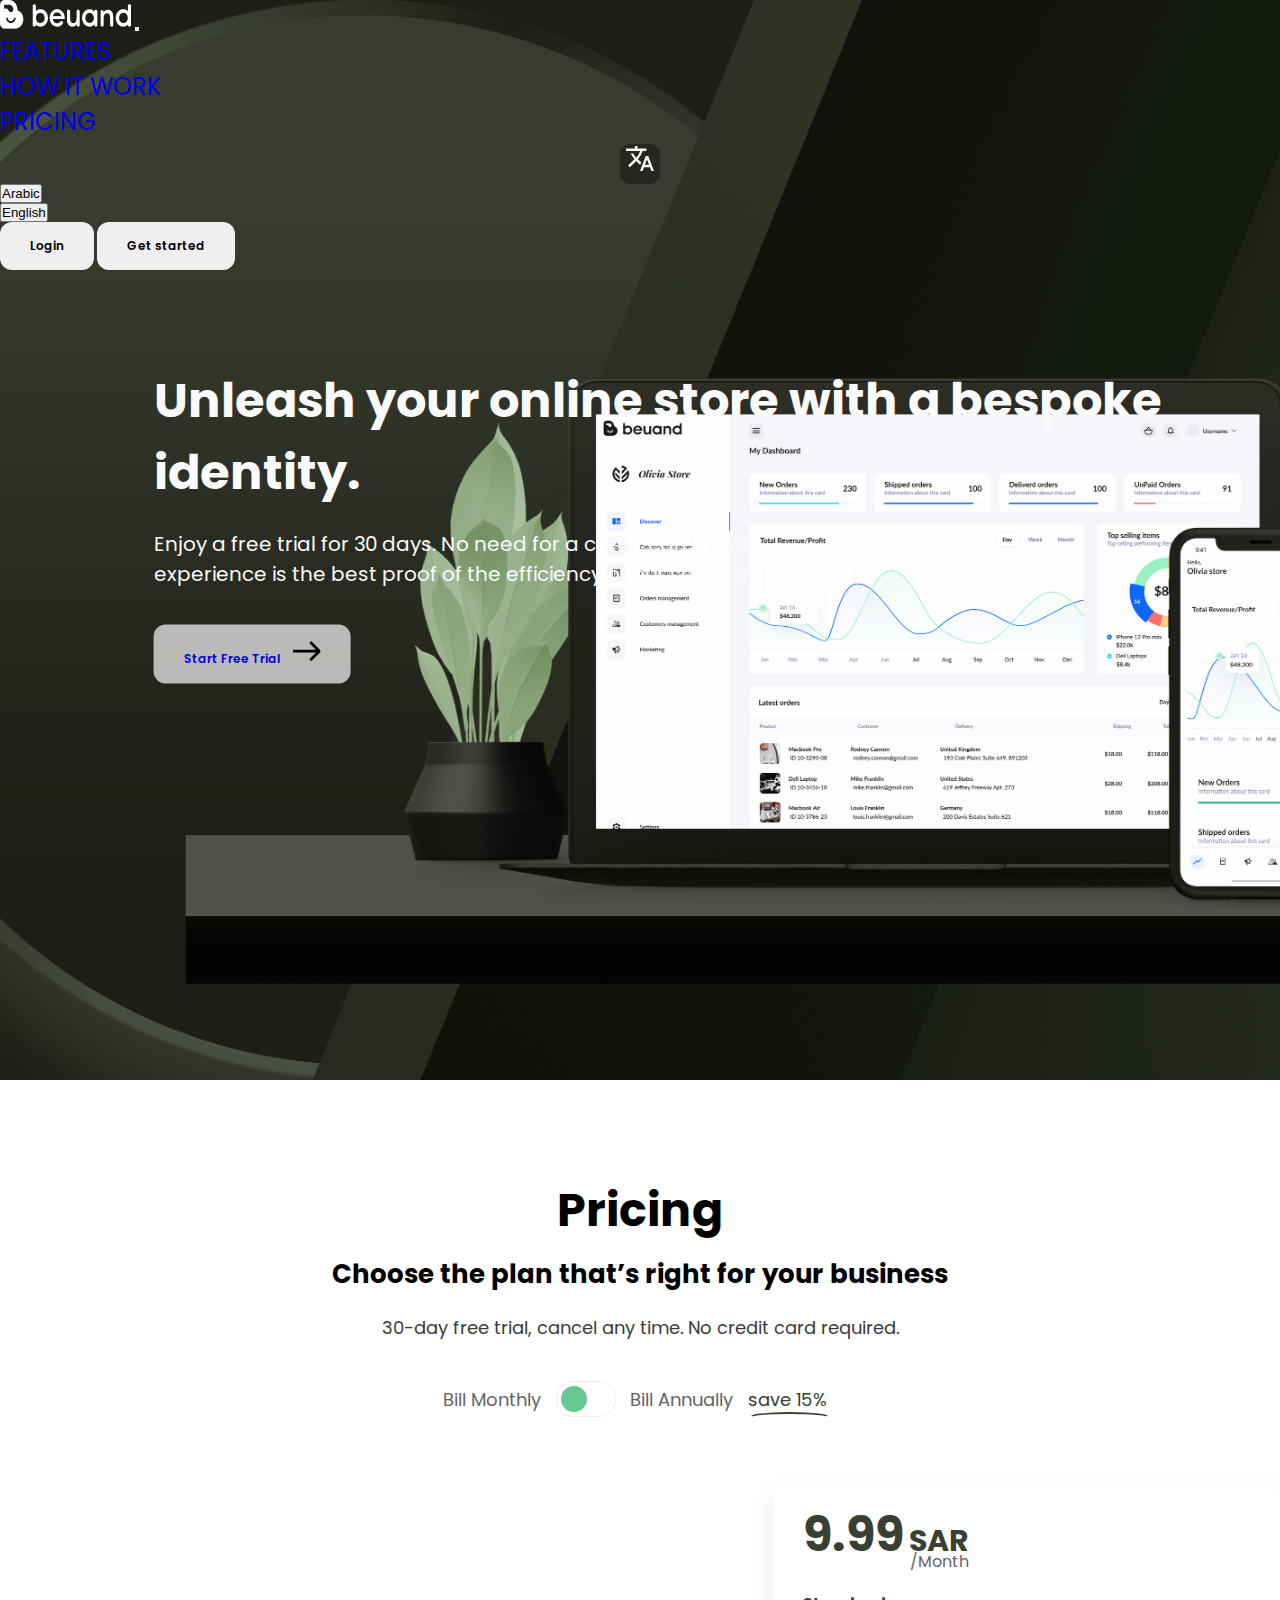
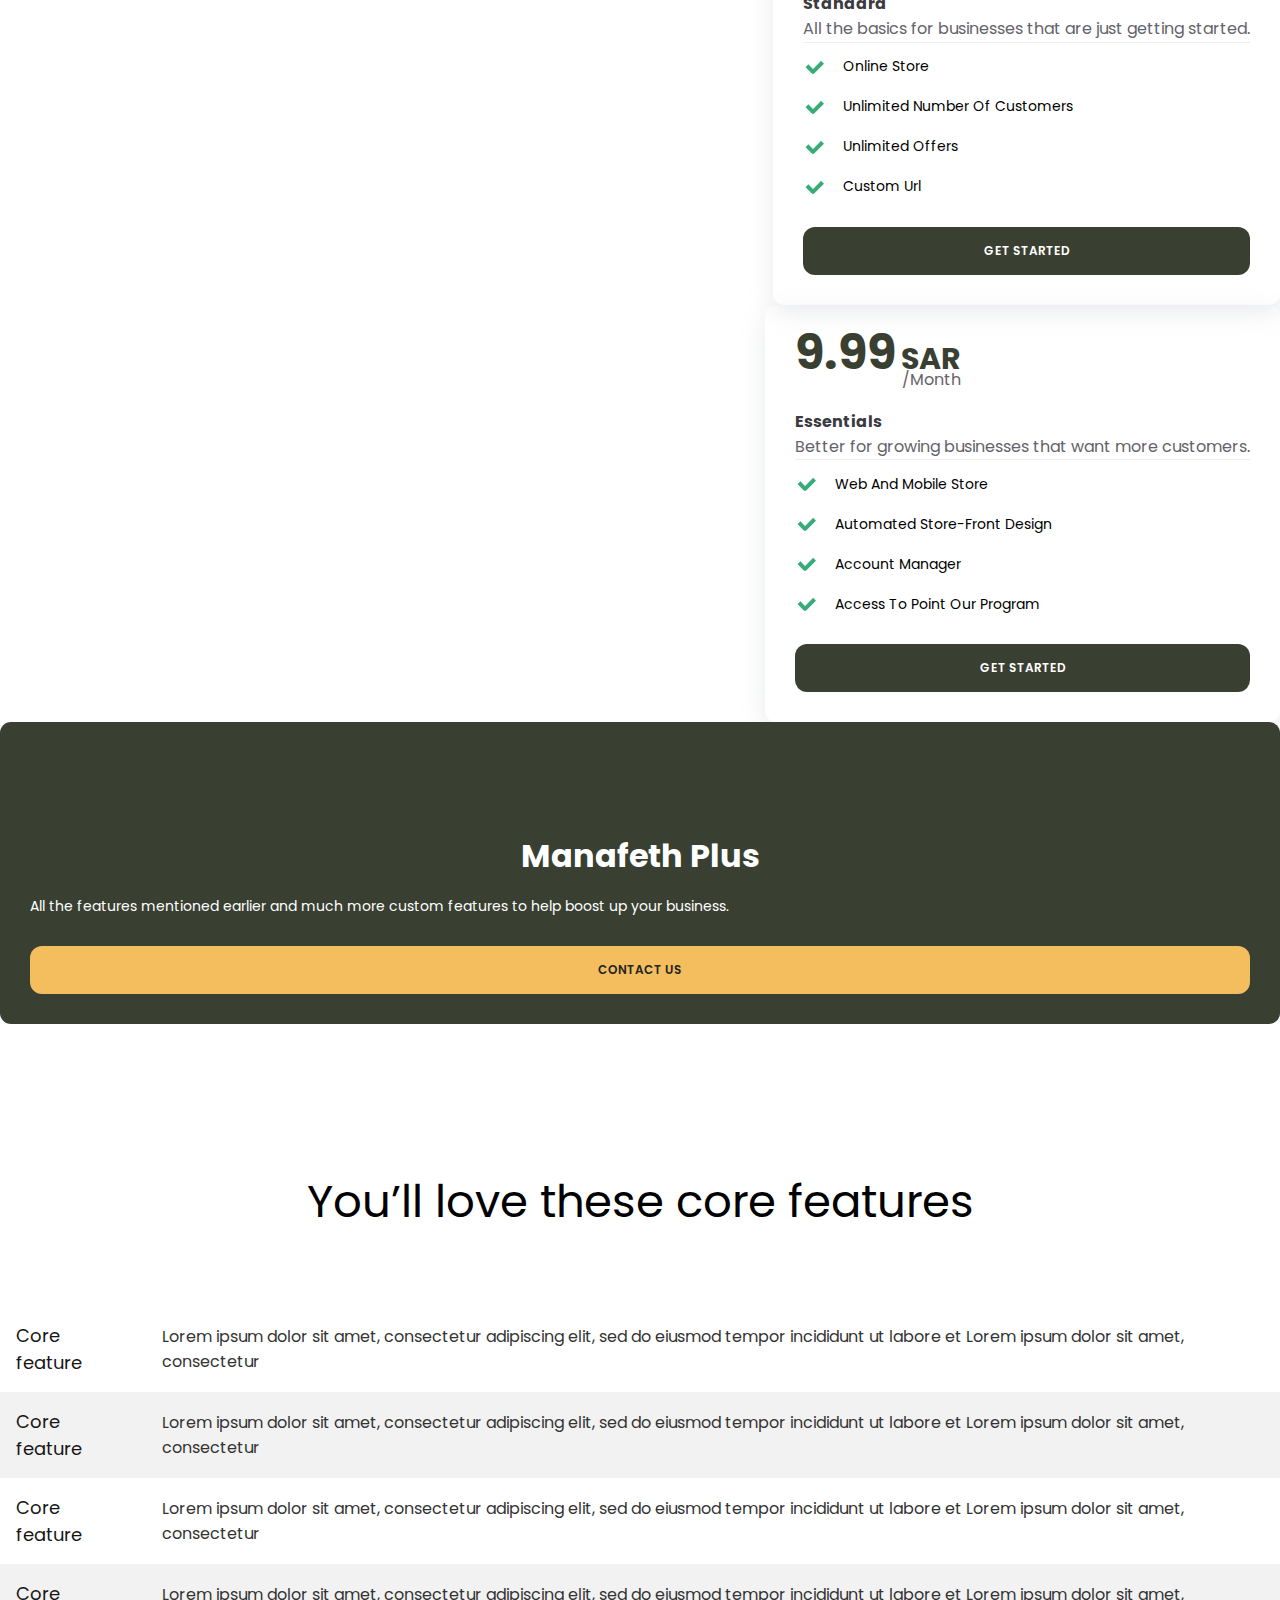
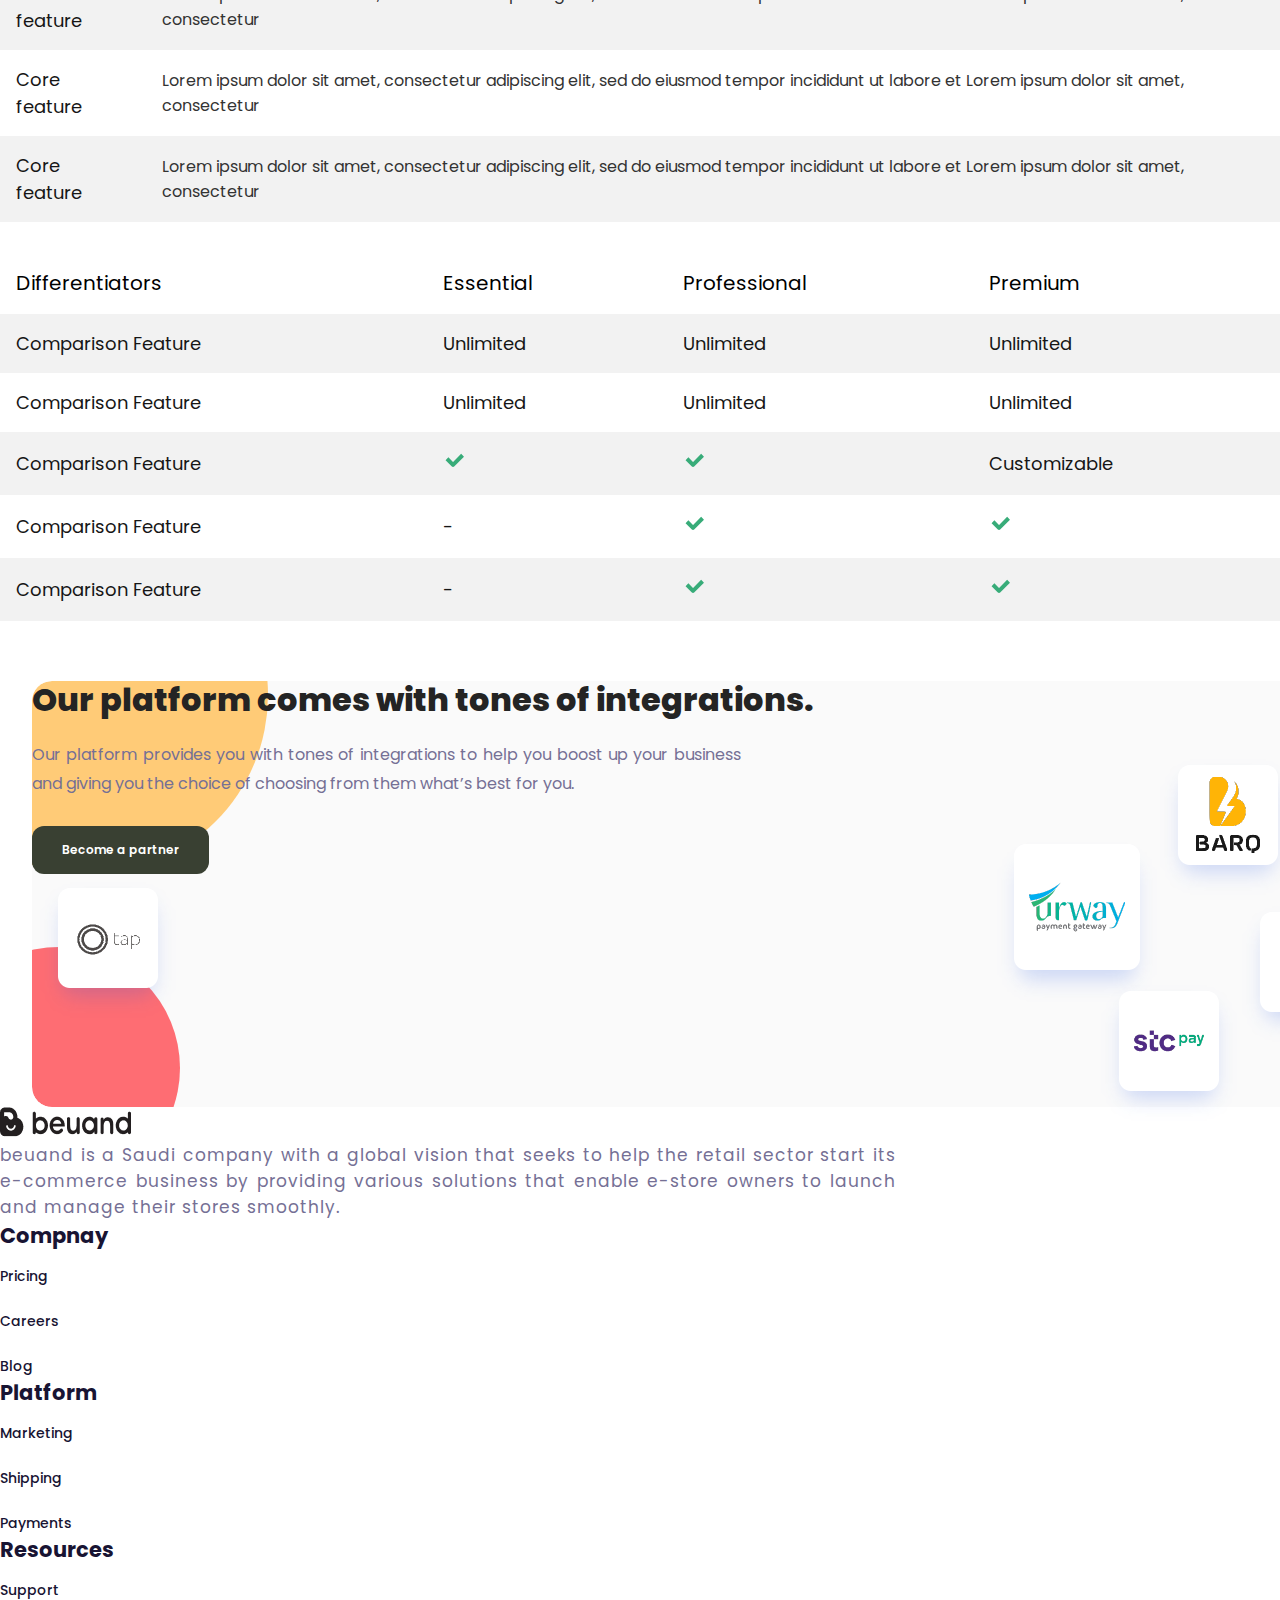
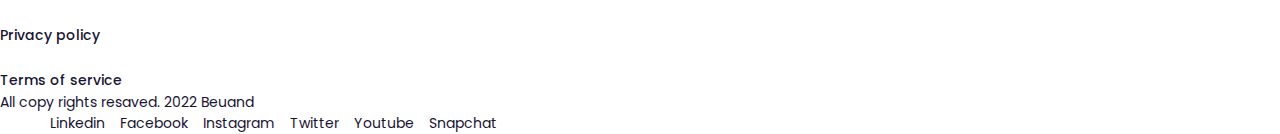
<file: pricing.html>
<!DOCTYPE html>
<html>

<head>
  <meta charset="UTF-8" />
  <meta http-equiv="X-UA-Compatible" content="IE=edge" />
  <meta name="viewport" content="width=device-width, initial-scale=1.0" />
  <title>Pricing Page</title>
  <link rel="stylesheet" href="https://cdn.jsdelivr.net/npm/bootstrap@5.1.3/dist/css/bootstrap.min.css"
    integrity="sha384-1BmE4kWBq78iYhFldvKuhfTAU6auU8tT94WrHftjDbrCEXSU1oBoqyl2QvZ6jIW3" crossorigin="anonymous">
  <link rel="stylesheet" href="styles/style.css">
  <link rel="stylesheet" href="styles/general.css">
  <link
  rel="stylesheet"
  href="https://cdnjs.cloudflare.com/ajax/libs/animate.css/4.1.1/animate.min.css"
  />
</head>

<body>

<!-- nav-section -->
<header class="main-bg">
    <nav class="navbar navbar-expand-lg navbar-light">
        <div class="container mt-3">
          <a class="navbar-brand" href="./index.html"> <img src="images/Logo-White.png" /></a>
          <button class="navbar-toggler" type="button" data-bs-toggle="collapse" data-bs-target="#navbarSupportedContent" aria-controls="navbarSupportedContent" aria-expanded="false" aria-label="Toggle navigation">
            <span class="navbar-toggler-icon"></span>
          </button>
          <div class="collapse navbar-collapse" id="navbarSupportedContent">
            <ul class="navbar-nav me-auto mb-2 mb-lg-0">
              <li class="nav-item">
                <a class="nav-link text-light nav-text" href="#features-section">FEATURES</a>
              </li>
              <li class="nav-item">
                <a class="nav-link text-light nav-text" href="#how-it-work">HOW IT WORK</a>
              </li>
              <li class="nav-item">
                <a class="nav-link text-light nav-text" href="./pricing.html">PRICING</a>
              </li>
            </ul>
            <form class="d-flex align-items-end">
              <div class="dropdown">
                <div class=" translate-bg" type="button" data-bs-toggle="dropdown" aria-expanded="false">
                  <img src="images/translate.svg">
                </div>
                <ul class="dropdown-menu">
                  <li><button class="dropdown-item dropdown-content"><a href="./pricing-rtl.html">Arabic</a></button></li>
                  <li><button class="dropdown-item dropdown-content"><a href="./pricing.html">English</a></button></li>
                </ul>
              </div>
              <button class="get-started btn text-light rounded-0" type="button">
                Login
              </button>
              <button class="get-started btn btn-light text-dark rounded-0" type="button">
                Get started
              </button>
            </form>
          </div>
        </div>
      </nav>
<div class="row">
  <div class="col">
    <div class="card-body text-white main-content">
      <h5 class="card-title main-content-title">Unleash your online store with a bespoke identity.</h5>
      <p class="card-text main-content-text">
        Enjoy a free trial for 30 days. No need for a credit card. Your experience is the best proof of the efficiency of our services.
      </p>
      <a href="#!" class="get-started btn btn-main text-dark rounded-0">Start Free Trial  	&nbsp;	&nbsp;<img src="images/right-arrow.svg">

      </a>
    </div>
  </div>
  <div class="col"></div>
</div>

</div>
</header>
<!-- end of navbar -->

     <!--pricing section-->
     <section class="section-pricing">
        <div class="container">
          <p class="pricing-title text-center">Pricing</p>
          <h2 class="pricing-heading">
            Choose the plan that’s right for your business
          </h2>
          <p class="pricing-description">
            30-day free trial, cancel any time. No credit card required.
          </p>
          <div class="pricing-bell">
            <p>Bill Monthly</p>
            <label class="switch">
              <input type="checkbox" id="checbox" onclick="check()" ; />
              <span class="slider round"></span>
            </label>
            <p>Bill Annually</p>
            <p class="underlined">save 15%</p>
          </div>
        </div>
  
        <div class="container  margin-bottom-md margin-top">
          <div class="row">
            <div class="col-md-4">
          <div class="pricing-plan pricing-plan--starter">
            <header class="plan-header">
              <h2 class="text2 plan-price">9.99</h2>
                <h2 class="text1 plan-price">119.99</h2>
  
              <div class="plan-content">
                <p class="plan-price"><span>SAR</span></p>
                <p class="plan-text-month">/Month</p>
              </div>
            </header>
  
            <header class="plan">
              <p class="plan-name">Standard</p>
              <p class="plan-text">
                All the basics for businesses that are just getting started.
              </p>
            </header>
            <ul class="list">
              <li class="list-item">
                <img src="images/right_icon.svg" alt="" />
                <span>Online Store</span>
              </li>
              <li class="list-item">
                <img src="images/right_icon.svg" alt="" />
                <span>Unlimited Number Of Customers</span>
              </li>
              <li class="list-item">
                <img src="images/right_icon.svg" alt="" />
                <span>Unlimited Offers</span>
              </li>
              <li class="list-item">
                <img src="images/right_icon.svg" alt="" />
                <span>Custom Url</span>
              </li>
            </ul>
            <div class="plan-sing-up">
              <a href="#" class="btn btn--full-width">GET STARTED</a>
            </div>
          </div>
        </div>
        <div class="col-md-4">
          <div class="pricing-plan pricing-plan--starter">
            <header class="plan-header">
              <h2 class="text2 plan-price">9.99</h2>
              <h2 class="text1 plan-price">119.99</h2>
  
              <div class="plan-content">
                <p class="plan-price"><span>SAR</span></p>
                <p class="plan-text-month">/Month</p>
              </div>
            </header>
            <header class="plan">
              <p class="plan-name">Essentials</p>
              <p class="plan-text">
                Better for growing businesses that want more customers.
              </p>
            </header>
            <ul class="list">
              <li class="list-item">
                <img src="images/right_icon.svg" alt="" />
                <span>Web And Mobile Store</span>
              </li>
              <li class="list-item">
                <img src="images/right_icon.svg" alt="" />
                <span>Automated Store-Front Design</span>
              </li>
              <li class="list-item">
                <img src="images/right_icon.svg" alt="" />
                <span>Account Manager</span>
              </li>
              <li class="list-item">
                <img src="images/right_icon.svg" alt="" />
                <span>Access To Point Our Program</span>
              </li>
            </ul>
            <div class="plan-sing-up">
              <a href="#" class="btn btn--full-width">GET STARTED</a>
            </div>
          </div>
        </div>
        <div class="col-md-4">
          <div class="pricing-plan pricing-plan--complete">
            <header class="plan">
              <p class="plan-name-plus">Manafeth Plus</p>
              <p class="plan-text-plus">
                All the features mentioned earlier and much more custom features
                to help boost up your business.
              </p>
            </header>
            <div class="plan-sing-up">
              <a href="#" class="btn btn--full-plus">CONTACT US</a>
            </div>
          </div>
        </div>
        </div>
      </div>
      </section>
    <!-- core section -->
    <div class="pricing-plan-header">You’ll love these core features</div>
        <div class="container">
          <!-- Core Table -->
          <table>
            <tr>
              <td class="pricing-plan-title">Core feature</td>
              <td class="pricing-plan-desc">
                Lorem ipsum dolor sit amet, consectetur adipiscing elit, sed do
                eiusmod tempor incididunt ut labore et Lorem ipsum dolor sit
                amet, consectetur
              </td>
            </tr>
            <tr>
              <td class="pricing-plan-title">Core feature</td>
              <td class="pricing-plan-desc">
                Lorem ipsum dolor sit amet, consectetur adipiscing elit, sed do
                eiusmod tempor incididunt ut labore et Lorem ipsum dolor sit
                amet, consectetur
              </td>
            </tr>
            <tr>
              <td class="pricing-plan-title">Core feature</td>
              <td class="pricing-plan-desc">
                Lorem ipsum dolor sit amet, consectetur adipiscing elit, sed do
                eiusmod tempor incididunt ut labore et Lorem ipsum dolor sit
                amet, consectetur
              </td>
            </tr>
            <tr>
              <td class="pricing-plan-title">Core feature</td>
              <td class="pricing-plan-desc">
                Lorem ipsum dolor sit amet, consectetur adipiscing elit, sed do
                eiusmod tempor incididunt ut labore et Lorem ipsum dolor sit
                amet, consectetur
              </td>
            </tr>
            <tr>
              <td class="pricing-plan-title">Core feature</td>
              <td class="pricing-plan-desc">
                Lorem ipsum dolor sit amet, consectetur adipiscing elit, sed do
                eiusmod tempor incididunt ut labore et Lorem ipsum dolor sit
                amet, consectetur
              </td>
            </tr>
            <tr>
              <td class="pricing-plan-title">Core feature</td>
              <td class="pricing-plan-desc">
                Lorem ipsum dolor sit amet, consectetur adipiscing elit, sed do
                eiusmod tempor incididunt ut labore et Lorem ipsum dolor sit
                amet, consectetur
              </td>
            </tr>
          </table>
          <!-- Essentail Table -->
          <table class="essentail-table">
            <tr>
              <th class="essentail-header">Differentiators</th>
              <th class="essentail-header">Essential</th>
              <th class="essentail-header">Professional</th>
              <th class="essentail-header">Premium</th>
            </tr>
            <tr>
              <td class="pricing-plan-title">Comparison Feature</td>
              <td class="pricing-plan-title">Unlimited</td>
              <td class="pricing-plan-title">Unlimited</td>
              <td class="pricing-plan-title">Unlimited</td>
            </tr>
            <tr>
              <td class="pricing-plan-title">Comparison Feature</td>
              <td class="pricing-plan-title">Unlimited</td>
              <td class="pricing-plan-title">Unlimited</td>
              <td class="pricing-plan-title">Unlimited</td>
            </tr>
            <tr>
              <td class="pricing-plan-title">Comparison Feature</td>
              <td class="pricing-plan-title">
                <img src="images/right_icon.svg" alt="" />
              </td>
              <td class="pricing-plan-title">
                <img src="images/right_icon.svg" alt="" />
              </td>
              <td class="pricing-plan-title">Customizable</td>
            </tr>
            <tr>
              <td class="pricing-plan-title">Comparison Feature</td>
              <td class="pricing-plan-title">-</td>
              <td class="pricing-plan-title">
                <img src="images/right_icon.svg" alt="" />
              </td>
              <td class="pricing-plan-title">
                <img src="images/right_icon.svg" alt="" />
              </td>
            </tr>
            <tr>
              <td class="pricing-plan-title">Comparison Feature</td>
              <td class="pricing-plan-title">-</td>
              <td class="pricing-plan-title">
                <img src="images/right_icon.svg" alt="" />
              </td>
              <td class="pricing-plan-title">
                <img src="images/right_icon.svg" alt="" />
              </td>
            </tr>
          </table>
        </div>
      </section>
     <!--plateform section-->
     <div class="plateform-container">
      <div class="row">
     <div class="section-plateform">
      <div class="container">
        <div class="row">
          <div class="col-md-6 plateform-content">
          <h3 class="heading-plateform">
            Our platform comes with tones of integrations.
          </h3>
          <p class="integrated-description">
            Our platform provides you with tones of integrations to help you
            boost up your business and giving you the choice of choosing from
            them what’s best for you.
          </p>
          <div class="plateform-btn">
          <a class="btn btn--full" href="#">Become a partner</a>
        </div>
        </div>
       
        <div class="col-md-6">
          <div class="overlay"></div>
        <div class="plateform-images">
          <img src="images/tap_icon.png" class="tap-icon" alt="tap" />
          <img src="images/urway_icon.png" class="urway-icon" alt="urway" />
          <img src="images/stc_icon.png" class="stc-icon" alt="stc" />
          <img src="images/barq.png" class="barq-icon" alt="baraq" />
          <img src="images/spl_icon.png" class="spl-icon" alt="spl" />
          <img
            src="images/aramex_icon.png"
            class="aramex-icon"
            alt="aramex"
          />
          <img src="images/glt_icon.png" class="glt-icon" alt="glt" />
          <img
            src="images/express_icon.png"
            class="express-icon"
            alt="express"
          />
          <img
            src="images/storage_icon.png"
            class="storage-icon"
            alt="storage station"
          />
          <img src="images/box_icon.png" class="box-icon" alt="kick box" />
        </div>
      
      </div>
    </div>
    </div>
    </div>
  </div>
</div>
      <!--Footer Section-->
      <footer class="footer mt-5">
        <div class="container">
          <div class="row">
            <div class="col-md-7">
              <div class="mb-4">
                <div class="mb-4">
                <a href="#" class="footer-logo">
                  <img class="logo" alt="Manafeth logo" src="images/Logo.png" />
                </a>
              </div>
                <p class="footer-text">
                  beuand is a Saudi company with a global vision that seeks to help the retail sector start its e-commerce business by providing various solutions that enable e-store owners to launch and manage their stores smoothly.
                </p>
              </div>
            </div>
            <div class="col-md-5">
<div class="row">
  <div class="col-md-4">
    <p class="footer-heading">Compnay</p>
    <ul class="footer-nav">
      <li><a class="footer-link" href="#">Pricing</a></li>
      <li><a class="footer-link" href="#">Careers</a></li>
      <li><a class="footer-link" href="#">Blog</a></li>
    </ul>
  </div>
  <div class="col-md-4">
    <p class="footer-heading">Platform</p>
    <ul class="footer-nav">
      <li><a class="footer-link" href="#">Marketing</a></li>
      <li><a class="footer-link" href="#">Shipping</a></li>
      <li><a class="footer-link" href="#">Payments</a></li>
    </ul>
  </div>
  <div class="col-md-4">
    <p class="footer-heading">Resources</p>
    <ul class="footer-nav">
      <li><a class="footer-link" href="#">Support</a></li>
      <li><a class="footer-link" href="#">Privacy policy</a></li>
      <li><a class="footer-link" href="#">Terms of service</a></li>
    </ul>
  </div>
</div>
            </div>
          </div>
          <div class="d-flex justify-content-between mt-5">
            <p class="copyright">All copy rights resaved. 2022 Beuand</p>
            <ul class="social-links d-flex">
              <li>
                <a class="footer-link" href="#">Linkedin</a>
              </li>
              <li>
                <a class="footer-link" href="#">Facebook</a>
              </li>
              <li>
                <a class="footer-link" href="#">Instagram</a>
              </li>
              <li>
                <a class="footer-link" href="#">Twitter</a>
              </li>
              <li>
                <a class="footer-link" href="#">Youtube</a>
              </li>
              <li>
                <a class="footer-link" href="#">Snapchat</a>
              </li>
            </ul>
          </div>
        </div>
        </footer>


        <script src="./main.js"></script>
  <script src="https://cdn.jsdelivr.net/npm/bootstrap@5.1.3/dist/js/bootstrap.bundle.min.js"
    integrity="sha384-ka7Sk0Gln4gmtz2MlQnikT1wXgYsOg+OMhuP+IlRH9sENBO0LRn5q+8nbTov4+1p"
    crossorigin="anonymous"></script>
</body>

</html>
</file>
<file: styles/style.css>
html,
body,
* {
  padding: 0;
  margin: 0;
  box-sizing: border-box;
}

/**************************/
/* NAVBAR SECTION */
/**************************/
.navbar-nav {
  margin: 0 auto;
}

.nav-link {
  margin-right: 2rem;
}

.img-logo {
  width: 150px;
}

.main-bg {
  background-image: url("../images/main-section-bg.png");
  height: 120vh;
  width: 100%;
  background-position: center;
  background-repeat: no-repeat;
  background-size: cover;
}

.nav-text {
  font-size: 24px;
}

.get-started:hover {
  opacity: 0.8;
}

.main-content {
  transform: translate(12%, 30%);
}

.main-content-title {
  font-size: 48px;
  color: var(--color-white-secondary);
  margin-bottom: 20px;
  width: 95%;
}

.main-content-text {
  font-size: 20px;
  color: var(--color-white-secondary);
  width: 51%;
  margin-bottom: 35px;
}

.btn-main {
  background-color: var(--color-btn);
}

.start-free-btn {
  font-size: 20px;
}

.start-free-btn .right-arrow {
  margin: 0 15px;
}

.translate-bg {
  background-color: #242820;
  width: 40px;
  height: 40px;
  line-height: 40px;
  text-align: center;
  margin: 0 auto;
  border-radius: 10px;
  margin-top: 5px;
}

.dropdown-content a {
  color: var(--color-black-primary);
}

/* end of NAVBAR SECTION */

/**************************/
/**************************/
/*  ABOUT SECTION */
/**************************/
.section-about {
  margin-top: 120px;
  margin-bottom: 120px;
  position: relative;
}

.about-card {
  position: absolute;
  width: 700px;
  height: 550px;
  top: 60px;
  left: 30px;
  border: none;
}

.about-container {
  max-width: 120rem;
  padding: 0 3.2rem;
  margin: 0 auto;

}

.about-title {
  font-size: 40px;
  font-weight: bolder;
  margin-bottom: 80px;
}

.about-text {
  font-size: 18px;
  margin-bottom: 48px;
  text-align: justify;
}

/* end of ABOUT SECTION */

/**************************/

/**************************/
/*  DISCOVER SECTION */
/**************************/
.section-discover {
  background-color: var(--color-primary);
  width: 100%;
  height: 438px;
  position: relative;
}

.discover-pattern {
  position: absolute;
  left: 213px;
  top: 50px;
}

.discover-title {
  color: var(--color-white);
  font-size: 5.6rem;
  text-align: center;
  padding-top: 10rem;
  margin-bottom: 8rem;
  font-weight: bold;
}

.left-pattern {
  position: absolute;
}

.right-pattern {
  position: absolute;
  right: 176px;
  top: 48px;
}

.discover-btn {
  text-align: center;
}

.main-nav-link.nav-discover:link,
.main-nav-link.nav-discover:visited {
  padding: 1.5rem 2rem;
  border-radius: 50px;
  color: var(--color-primary);
  background-color: var(--color-white);
  font-size: 1.6rem;
  font-weight: 600;
  margin-top: 2rem;
}

.main-nav-link.nav-discover:hover,
.main-nav-link.nav-discover:active {
  opacity: 0.8;
}

/* end of discover section */

/**************************/
/* HOW IT Feature SECTION */
/**************************/
.feature-section {
  margin-bottom: 140px;
}

.feature {
  display: flex;
  gap: 35px;
}

.feature-header {
  font-size: 4.8rem;
  font-weight: bold;
  margin-bottom: 80px;
}

.feature-card {
  background-color: var(--color-white);
  width: 320px;
  height: 300px;
  box-shadow: rgb(149 157 165 / 20%) 0px 8px 24px;
  text-align: center;
  border-radius: 12px;
  margin: auto;
  margin-bottom: 3rem;
}

.feature-bg {
  background-color: var(--color-fourth);
  width: 72px;
  height: 72px;
  line-height: 60px;
  text-align: center;
  margin: 0 auto;
  border-radius: 50%;
  margin-top: 20px;
}

.feature-content .title {
  margin-top: 32px;
  font-size: 20px;
  font-weight: 500;
  color: var(--color-black-secondary);
}

.feature-content p {
  font-size: 14px;
  color: var(--color-black-third);
  margin-bottom: 20px;
  padding: 20px
}

/* end of Feature SECTION */
/**************************/
/* HOW IT WORKS SECTION */
/**************************/
.how-itworks {
  margin-bottom: 14rem;
  position: relative;
}

.card-bg {
  background-color: var(--color-white);
  width: 194px;
  height: 194px;
  box-shadow: rgb(149 157 165 / 20%) 0px 8px 24px;
  text-align: center;
  border-radius: 25px;
  margin: auto;
  margin-bottom: 3rem;
}

.pattern-one {
  position: absolute;
  top: 280px;
  left: 440px;
  width: 210px;
}

.pattern-two {
  position: absolute;
  top: 250px;
  right: 430px;
  width: 210px;
}

.title {
  font-size: 2.4rem;
  color: #333;
  font-weight: 700;
}

.sub-title {
  font-size: 1.6rem;
  line-height: 1.8;
  color: var(--color-gray);
  padding: 0 30px;
}


/* end how to work section  */
/**************************/
/* PRICING SECTION */
/**************************/

.section-pricing {
  padding: 9.6rem 0;
  position: relative;
}

.pricing-plan {
  border-radius: 11px;
  /* width: 358px;
  height: 479px; */
}

.pricing-title {
  display: block;
  font-size: 4.6rem;
  font-weight: bold;
  color: var(--color-black-primary);
  margin-bottom: 1rem;
  text-align: center;
}

.pricing-heading {
  font-size: 2.6rem;
  color: var(--color-black-primary);
  text-align: center;
}

.pricing-description {
  font-size: 1.8rem;
  color: var(--color-gray-secondary);
  text-align: center;
  margin-bottom: 30px;
  margin-top: 20px;
}

.pricing-bell {
  display: flex;
  justify-content: space-around;
  align-items: center;
  max-width: 32%;
  margin: auto;
  align-items: center;
}

.pricing-bell p {
  font-size: 1.8rem;
  color: var(--color-dark-gray);
}

.pricing-bell .underlined {
  font-size: 1.8rem;
  color: var(--color-primary);
}

.pricing-plan--starter {
  justify-self: end;
  padding: 3rem;
  box-shadow: rgb(149 157 165 / 20%) 0px 8px 24px;
  height: 100%;
}

.pricing-plan--starter:hover {
  background-color: var(--color-white-secondary);
}

.pricing-plan--complete {
  background-color: var(--color-primary);
  padding: 3rem;
  height: 100%;
}

.plan-header {
  text-align: center;
  margin-bottom: 2.5rem;
  display: flex;
  flex-direction: row;
  position: relative;
  line-height: 35px;
}

.plan-content {
  margin: 0 5px;
}

.plan-name {
  color: var(--color-gray-secondary);
  font-weight: bold;
  font-size: 1.6rem;
}

.plan-name-plus {
  color: var(--color-white);
  text-align: center;
  font-size: 3.2rem;
  font-weight: bold;
  margin-top: 8rem;
}

.plan-price {
  font-size: 4.8rem;
  color: var(--color-primary);
  font-weight: bold;
  margin-bottom: 0;
}

.plan-price span {
  font-size: 3rem;
}

.plan-text {
  font-size: 1.6rem;
  line-height: 1.6;
  color: var(--color-dark-gray);
}

.plan-text-month {
  font-size: 1.6rem;
  line-height: 8px;
  color: var(--color-dark-gray);
}

.plan-text-plus {
  font-size: 1.4rem;
  line-height: 1.6;
  color: var(--color-white);
  margin-bottom: 2rem;
  margin-top: 1.5rem;
  text-align: justify;
}

.plan-sing-up {
  text-align: center;
  margin-top: 2.8rem;
}

.plan-details {
  font-size: 1.6rem;
  line-height: 1.6;
  text-align: center;
}

input[type="checkbox"] {
  height: 0;
  width: 0;
  visibility: hidden;
}

label {
  cursor: pointer;
  text-indent: -9999px;
  width: 66px;
  height: 36px;
  background: var(--color-white);
  border: 1px solid #ecebee;
  display: block;
  border-radius: 100px;
  position: relative;
}


input:checked+label {
  background: #bada55;
}

input:checked+label:after {
  left: calc(100% - 5px);
  transform: translateX(-100%);
}

label:active:after {
  width: 13px;
}

.underlined {
  position: relative;
  margin-right: 1rem;
}

.underlined:after {
  content: "";
  position: absolute;
  bottom: -10px;
  left: 0;
  height: 7px;
  width: 100%;
  border: solid 2px var(--color-primary);
  border-color: var(--color-primary) transparent transparent transparent;
  border-radius: 50%;
}

/* end pricing section  */
/**************************/
/*  PLATEFORM SECTION */
/**************************/
.plateform-container {
  max-width: 170rem;
  padding: 0 3.2rem;
  margin: 0 auto;
  position: relative;
}

.section-plateform {
  background-image: url("../images/plateform-bg.svg");
  height: 426px;
  width: 1772px;
  background-position: center;
  background-repeat: no-repeat;
  background-size: cover;
  margin-top: 70px;
  margin-bottom: 50px;
  margin: auto;
  background-color: var(--color-white-secondary);
  position: relative;
  border-radius: 20px;
}

.heading-plateform {
  font-size: 3.2rem;
  line-height: 1.2;
  margin-bottom: 2.2rem;
  margin-top: 60px;
  font-weight: 800;
  color: var(--color-black);
}

.plateform-content {
  z-index: 200;
  width: 50%;
}

.tap-icon {
  position: absolute;
}

.urway-icon {
  position: absolute;
  bottom: 97px;
  right: 639px;
}

.stc-icon {
  position: absolute;
  bottom: -22px;
  right: 559px;
}

.barq-icon {
  position: absolute;
  right: 500px;
  top: 70px;
}

.spl-icon {
  position: absolute;
  top: 217px;
  right: 418px;
}

.aramex-icon {
  position: absolute;
  right: 358px
}

.glt-icon {
  position: absolute;
  bottom: 103px;
  right: 284px;
}

.express-icon {
  position: absolute;
  bottom: -20px;
  right: 294px;
}

.storage-icon {
  position: absolute;
  right: 92px;
  top: 38px;
}

.box-icon {
  position: absolute;
  bottom: 15px;
  right: 100px;
}

.integrated-description {
  font-size: 1.6rem;
  line-height: 1.8;
  color: var(--color-gray);
  margin-bottom: 1rem;
  text-align: justify;
  text-justify: inter-word;
  margin-bottom: 27px;
  width: 80%;
}

/* end of PLATEFORM SECTION */
/**************************/
/*  DOWNLOAD SECTION */
/**************************/
.download-section {
  background: rgb(106, 112, 99);
  background: linear-gradient(180deg, rgba(106, 112, 99, 1) 0%, rgba(82, 89, 75, 1) 50%, rgba(57, 64, 50, 0.9755252442773985) 100%);
  width: 100%;
  height: 600px;
  border-radius: 20px;
  position: relative;
  margin-top: 180px;
  margin-bottom: 14rem;
}

.download-bg {
  position: absolute;
  top: -116px;
  right: 3px;
}

.download-title {
  color: var(--color-white);
  font-size: 4rem;
  text-align: center;
  padding: 15rem 0rem 5rem 3rem;
  text-align: left;
  font-weight: bold;

}

/* end DOWNLOAD SECTION   */
/**************************/
/* FOOTER */
/**************************/

.footer-heading {
  font-size: 2.1rem;
  font-weight: bolder;
  margin-bottom: 1.5rem;
  color: var(--color-font);
}

.footer-nav {
  list-style: none;
  display: flex;
  flex-direction: column;
  gap: 2.4rem;
  font-weight: 500;
}

.footer-link:link,
.footer-link:visited {
  text-decoration: none;
  font-size: 1.4rem;
  color: var(--color-font);
  transition: all 0.3s;
}

.footer-link:hover,
.footer-link:active {
  color: #555;
}

.footer-text {
  font-size: 1.7rem;
  color: var(--color-gray);
  text-align: justify;
  width: 70%;
  letter-spacing: 1px;
}

.social-links {
  list-style: none;
  display: flex;
  gap: 1.5rem;
  margin: 0 50px;
}

.social-icon {
  height: 2.4rem;
  width: 2.4rem;
}

.copyright {
  font-size: 1.4rem;
  line-height: 1.6;
  color: var(--color-font);
  margin-top: auto;
}

.footer-social-link {
  display: flex;
  justify-content: space-between;
}

/**************************/
/* PRICIng.INDEX   PRICING SECTION */
/**************************/
.pricing-plan-header {
  text-align: center;
  font-size: 4.5rem;
  margin-bottom: 7rem;
}

table {
  border-collapse: collapse;
  /* width: 100%; */
  margin-bottom: 30px;
}

.essentail-table {
  width: 100%;
}

th,
td {
  text-align: left;
  padding: 16px;
}

tr:nth-child(even) {
  background-color: #f2f2f2;
}

.essentail-header {
  font-size: 2rem;
  font-weight: 400;
}

.pricing-plan-title {
  font-size: 1.8rem;
  color: var(--color-black-pricing);
}

.pricing-plan-desc {
  font-size: 1.6rem;
  color: var(--color-black-desc);
}

/* media queries */

/* Medium devices (tablets, 768px and up) */
@media (max-width: 768px) {
  .navbar {
    background-color: #2e3226;
  }

  .navbar-light .navbar-toggler {
    background-color: white;
  }

  .feature {
    flex-wrap: wrap;
  }

  .pattern-one,
  .pattern-two {
    display: none;
  }

  .pricing-bell {
    max-width: 61%;
  }

  .plan-price {
    font-size: 2.8rem;
  }

  .plan-price span {
    font-size: 2rem;
  }

  .plan-content {
    right: 47px;
  }

  .plan-btn {
    font-size: 14px;
  }

  .download-bg {
    display: none;
  }

  .download-title {
    font-size: 2.6rem;
    padding: 4rem 0rem 5rem 3re
  }

  .footer-heading {
    font-size: 1.8rem;
  }

  .main-content-text {
    display: none;
  }

  .main-content-title {
    width: 176%;
  }

  .main-bg {
    height: 85vh;
  }

  .btn-main {
    transform: translate(1px, 124px);
  }

  .overlay {
    position: absolute;
    /* Sit on top of the page content */
    display: block;
    /* Hidden by default */
    width: 100%;
    /* Full width (cover the whole page) */
    height: 100%;
    /* Full height (cover the whole page) */
    top: 0;
    left: 0;
    right: 0;
    bottom: 0;
    background-color: rgba(0, 0, 0, 0.5);
    /* Black background with opacity */
    z-index: 2;
    /* Specify a stack order in case you're using a different order for other elements */
    cursor: pointer;
    /* Add a pointer on hover */
  }

  .plateform-container {
    margin-top: 120px;
    padding: 0;
  }

  .integrated-description {
    color: var(--color-white)
  }

  .heading-plateform {
    color: var(--color-white)
  }

  .plateform-btn {
    text-align: center;
    margin-top: 3rem;
  }

  .discover-content {
    width: 100%;
  }
}

@media (max-width: 480px) {
  .navbar {
    background-color: #2e3226;
  }

  .navbar-light .navbar-toggler {
    background-color: white;
  }

  .main-content {
    transform: translate(9%, 26%)
  }

  .main-content-title {
    font-size: 2.8rem;
    width: 200%;
  }

  .main-content-text {
    display: none;
  }

  .about-title {
    font-size: 3rem;
    margin-bottom: 40px;
  }

  .about-text {
    margin-bottom: 5px;
    font-size: 20px;
  }

  .feature {
    flex-wrap: wrap;
  }

  .discover-title {
    font-size: 3.6rem;
    margin-bottom: 8.5rem;
  }

  .pricing-bell {
    flex-wrap: wrap;
    max-width: 32%;
  }

  /* .plateform-images{
    display: none;
  } */
  .heading-plateform {
    font-size: 2.2rem;
    margin-top: 3rem;
  }

  .download-bg {
    display: none;
  }

  .download-section {
    margin-top: 10px;
    height: 50%;
  }

  .download-title {
    font-size: 2.6rem;
    padding: 4rem 0rem 5rem 3re
  }

  .download-image {
    flex-wrap: wrap;
  }

  .download-image img {
    margin-bottom: 1rem;

  }

  .footer-copyright {
    flex-wrap: wrap;
  }

  .social-links {
    flex-wrap: wrap;
  }

  .about-card {
    left: 3px;
  }

  .feature-header {
    font-size: 3.8rem;
    text-align: center
  }

  .nav-link {
    margin-right: 0cm;
  }

  .nav-text {
    font-size: 1.4rem;
  }

  .essentail-table {
    width: 50%;
  }

  .btn-main {
    width: 150%;
    transform: translate(1px, 164px);
  }

  .plan-price {
    font-size: 2rem;
  }

  .plan-price span {
    font-size: 2rem;
  }

  .discover-pattern {
    display: none;
  }

  .pricing-heading {
    font-size: 2.5rem;
  }

  .download-title {
    padding: 6rem 2rem 2rem 3rem;
  }

  .main-bg {
    height: 80vh;
  }

  /* overlay */
  .overlay {
    position: absolute;
    /* Sit on top of the page content */
    display: block;
    /* Hidden by default */
    width: 100%;
    /* Full width (cover the whole page) */
    height: 100%;
    /* Full height (cover the whole page) */
    top: 0;
    left: 0;
    right: 0;
    bottom: 0;
    background-color: rgba(0, 0, 0, 0.5);
    /* Black background with opacity */
    z-index: 2;
    /* Specify a stack order in case you're using a different order for other elements */
    cursor: pointer;
    /* Add a pointer on hover */
  }

  .plateform-container {

    padding: 0;
  }

  .integrated-description {
    color: var(--color-white)
  }

  .heading-plateform {
    color: var(--color-white)
  }

  .plateform-btn {
    text-align: center;
    margin-top: 8rem;
  }

  .aramex-icon {
    right: -1px;
    bottom: 126px;
  }

  .tap-icon {
    display: none;
  }

  .footer-text {
    width: 98%;
  }
}

/* toggle */

input,
label {
  display: inline-block;
  vertical-align: middle;
  margin: 10px 0;
}

.button {
  padding: 10px 30px;
  text-decoration: none;
  font-size: 1.4em;
  margin: 15px 15px;
  border-radius: 50px;
  color: #f4f4f4;
  transition: all 0.3s ease 0s;
}

.button:hover {
  transform: scale(1.2);
}

.button1 {
  background-color: #00cc99;
  box-shadow: 0 0 10px 0 #00cc99 inset, 0 0 20px 2px #00cc99;
}

.button2 {
  background-color: #ff007c;
  box-shadow: 0 0 10px 0 #ff007c inset, 0 0 20px 2px #ff007c;
}

.button3 {
  background-color: #ffae42;
  box-shadow: 0 0 10px 0 #ffae42 inset, 0 0 20px 2px #ffae42;
}

.switch {
  position: relative;
  display: inline-block;
  width: 60px;
}

.switch input {
  opacity: 0;
  width: 0;
  height: 0;
}

.slider {
  position: absolute;
  cursor: pointer;
  top: 0;
  left: 0;
  right: 0;
  bottom: 0;
  background-color: white;
  -webkit-transition: 0.4s;
  transform: translate(0px, 0px);
  transition: 0.6s ease transform, 0.6s box-shadow;
}

.slider:before {
  position: absolute;
  content: "";
  height: 26px;
  width: 26px;
  left: 4px;
  bottom: 4px;
  background-color: var(--color-toggle);
  -webkit-transition: 0.4s;
  transition: 0.4s;
}

input:checked+.slider {
  background-color: white;
}

input:focus+.slider {
  box-shadow: 0 0 1px white;
}

input:checked+.slider:before {
  -webkit-transform: translateX(26px);
  -ms-transform: translateX(26px);
  transform: translateX(26px);
}

.slider.round {
  border-radius: 34px;
}

.slider.round:before {
  border-radius: 50%;
}

.package-container {
  display: flex;
  align-items: center;
  justify-content: center;
  flex-wrap: wrap;
}

.bg-essensial{
  background-color: #FAFAFA;
}
</file>
<file: styles/general.css>
/**=====================
 css start
==========================**/
/*font */
@import url("https://fonts.googleapis.com/css2?family=Neucha&family=Poppins:wght@300;400;800;900&display=swap");

* {
  padding: 0;
  margin: 0;
  box-sizing: border-box;
}

html {
  /* font-size: 10px; */

  /* 10px / 16px = 0.625 = 62.5% */
  /* Percentage of user's browser font-size setting */
  font-size: 62.5%;
  overflow-x: hidden;
}

body {
  font-family: "Poppins", sans-serif;
  /* Only works if there is nothing absolutely positioned in relation to body */
  overflow-x: hidden;
}

:root {
  --color-primary: #394032;
  --color-secondry: #d1e8ff;
  --color-third: #f4be5e;
  --color-fourth: #F3F5F0;
  --color-bg: #f7fdff;
  --color-white: #fff;
  --color-btn:#FAFAFAB3;
  --color-white-secondary: #fafafa;
  --color-black-primary: #000000;
  --color-black-secondary:#1F1F1F;
  --color-black-third:#1F1F1FB3;
  --color-black: #242424;
  --color-black-secondary: #1c1d21;
  --color-black-pricing:#161616;
  --color-black-desc:#333333;
  --color-gray: #757095;
  --color-gray-secondary: #3b3a40;
  --color-dark-gray: #64626a;
  --color-font: #181433;
  --color-toggle: #67c893;
}

/**************************/
/* GENRAL REUSABLE COMPONENTS */
/**************************/


.heading-primary,
.heading-secondary,
.heading-tertiary {
  font-weight: 800;
  color: var(--color-black);
}

.heading-primary {
  font-size: 2.8rem;
  line-height: 1.05;
  margin-bottom: 1.3rem;
}

.heading-secondary {
  font-size: 4.8rem;
  line-height: 1.2;
  margin-bottom: 5rem;
}

.heading-tertiary {
  font-size: 3.2rem;
  line-height: 1.2;
  margin-bottom: 2.2rem;
}

.sub-heading {
  display: block;
  font-size: 4rem;
  font-weight: bold;
  color: var(--color-black-primary);
  margin-bottom: 1rem;
  text-align: center;
}
.paragraph {
  display: block;
  font-size: 2rem;
  color:var(--color-gray)
}

.btn,
.btn:link,
.btn:visited {
  display: inline-block;
  text-decoration: none;
  font-size: 1.6rem;
  font-weight: 600;
  padding: 1.5rem 3rem;
  border-radius: 12px;

  /* Only necessary for .btn */
  border: none;
  cursor: pointer;
  font-family: inherit;

  /* Put transition on original "state" */
  /* transition: background-color 0.3s; */
  transition: all 0.3s;
}

.btn--full:link,
.btn--full:visited {
  background-color: var(--color-primary);
  color: #fff;
}

.btn--full:hover,
.btn--full:active {
  background-color: var(--color-secondry);
  color: var(--color-primary);
}
.btn--full-width:link,
.btn--full-width:visited {
  background-color: var(--color-primary);
  color: #fff;
  width: 100%;
}

.btn--full-width:hover,
.btn--full-width:active {
  background-color: var(--color-secondry);
  color: var(--color-primary);
}
.btn--full-plus:link,
.btn--full-plus:visited {
  background-color: var(--color-third);
  color: var(--color-black);
  width: 100%;
}

.btn--full-plus:hover .btn--full-plus:active {
  background-color: var(--color-secondry);
  color: var(--color-primary);
}

.btn--outline:link,
.btn--outline:visited {
  background-color: #fff;
  color: #555;
}

.btn--outline:hover,
.btn--outline:active {
  background-color: #fdf2e9;

  /* border: 3px solid #fff; */

  /* Trick to add border inside */
  box-shadow: inset 0 0 0 3px #fff;
}

a {
  text-decoration: none;
}

.link:link,
.link:visited {
  display: inline-block;
  color: var(--color-primary);
  text-decoration: none;
  border-bottom: 1px solid currentColor;
  padding-bottom: 2px;
  transition: all 0.3s;
}

.link:hover,
.link:active {
  color: var(--color-primary);
  border-bottom: 1px solid transparent;
}

.list {
  list-style: none;
  display: flex;
  flex-direction: column;
  gap: 1.6rem;
  border-top: 1px solid #eee;
  padding-top: 1.2rem;
}

.list-item {
  font-size: 1.4rem;
  display: flex;
  align-items: center;
  gap: 1.6rem;
  line-height: 1.2;
}

.list-icon {
  width: 3rem;
  height: 3rem;
  color: var(--color-primary);
}



/* HELPER/SETTINGS CLASSES */
.margin-right-sm {
  margin-right: 1.6rem !important;
}

.margin-bottom-md {
  margin-bottom: 4.8rem !important;
}
.margin-bottom {
  margin-bottom: 4.8rem !important;
}
.margin-top {
  margin-top: 6rem !important;
}

.center-text {
  text-align: center;
}

strong {
  font-weight: 500;
}
/* media quirey */
@media (min-width: 768px){
  .btn,
.btn:link,
.btn:visited {
  font-size: 1.2rem;

}
}
@media (max-width: 480px) {
  .sub-heading {
    font-size:3rem;
  }
  .paragraph {
    font-size: 1.7rem;
}
}
</file>
<file: styles/style-rtl.css>
.about-card{
    position: absolute;
    width: 700px;
    height: 550px;
    top:60px;
    right:30px;
    border: none;
  }
  .download-bg-rtl {
    position: absolute;
    top: -208px;
    left: 100px;
}
.tap-icon-rtl {
    position: absolute;
  }

.urway-icon-rtl {
    position: absolute;
    bottom: 97px;
    left: 639px;
  }
  .stc-icon-rtl {
    position: absolute;
    bottom: -22px;
    left: 559px;
  }
  .barq-icon-rtl {
    position: absolute;
    left: 500px;
    top: 70px;
  }
  .spl-icon-rtl {
    position: absolute;
    top: 217px;
    left: 418px;
  }
  .aramex-icon-rtl {
    position: absolute;
    left: 358px
  }
  .glt-icon-rtl {
    position: absolute;
    bottom: 103px;
    left: 284px;
  }
  .express-icon-rtl {
    position: absolute;
    bottom: -20px;
    left: 294px;
  }
  .storage-icon-rtl {
    position: absolute;
    left: 92px;
    top: 38px;
  }
  .box-icon-rtl {
    position: absolute;
    bottom: 15px;
      left: 100px;
  }

  .main-content-rtl {
    transform: translate(-113%,40%);
  }
 
  .pricing-bell-rtl {
    display: flex;
    justify-content: space-around;
    align-items: center;
    max-width: 32%;
    margin: auto;
    align-items: center;
  }
  @media (max-width: 480px) {
    .download-bg-rtl{
      display:none;
    }
    .main-content-rtl {
      transform: translate(-9%,1%);
    }
    .pricing-bell {
      flex-wrap: wrap;
    }
    .about-card{
      right:0px;
    }
    .pricing-bell-rtl {
      flex-wrap:wrap;
      max-width: 16%;
    }
  }
</file>
